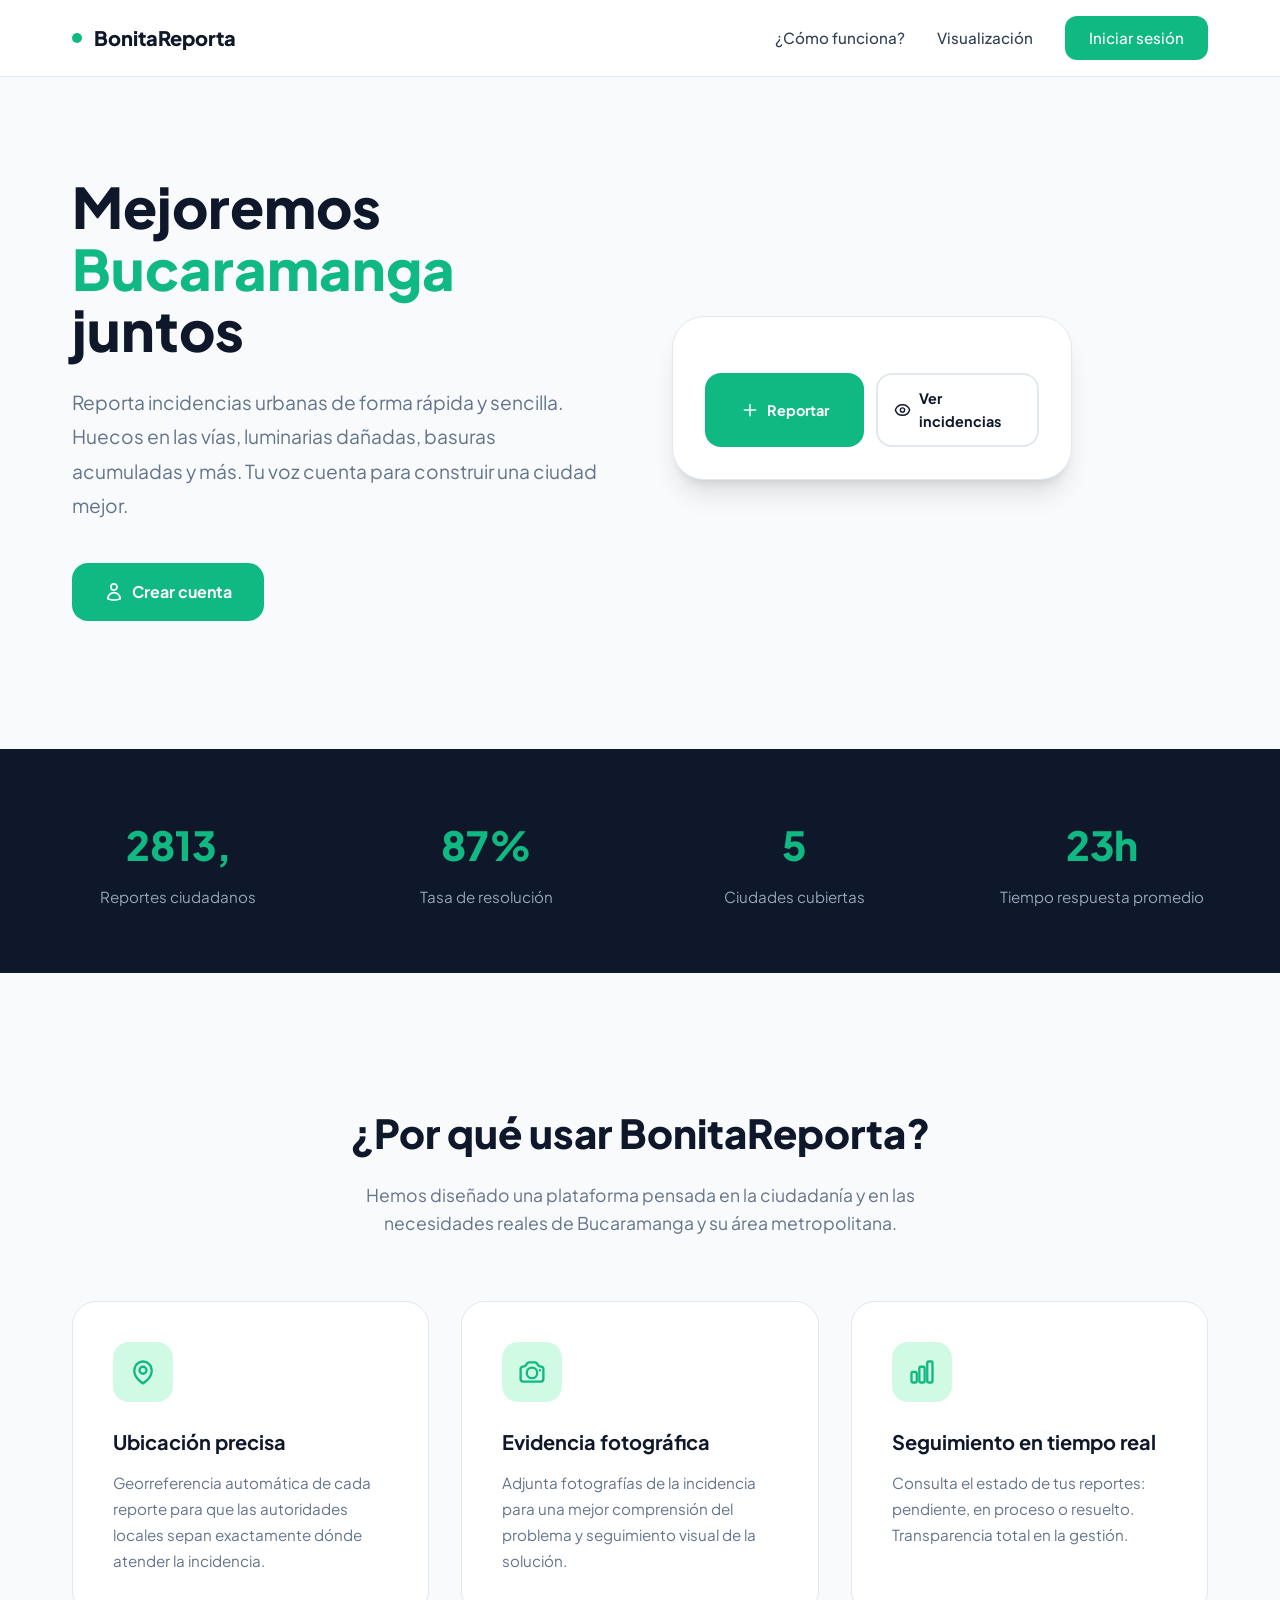
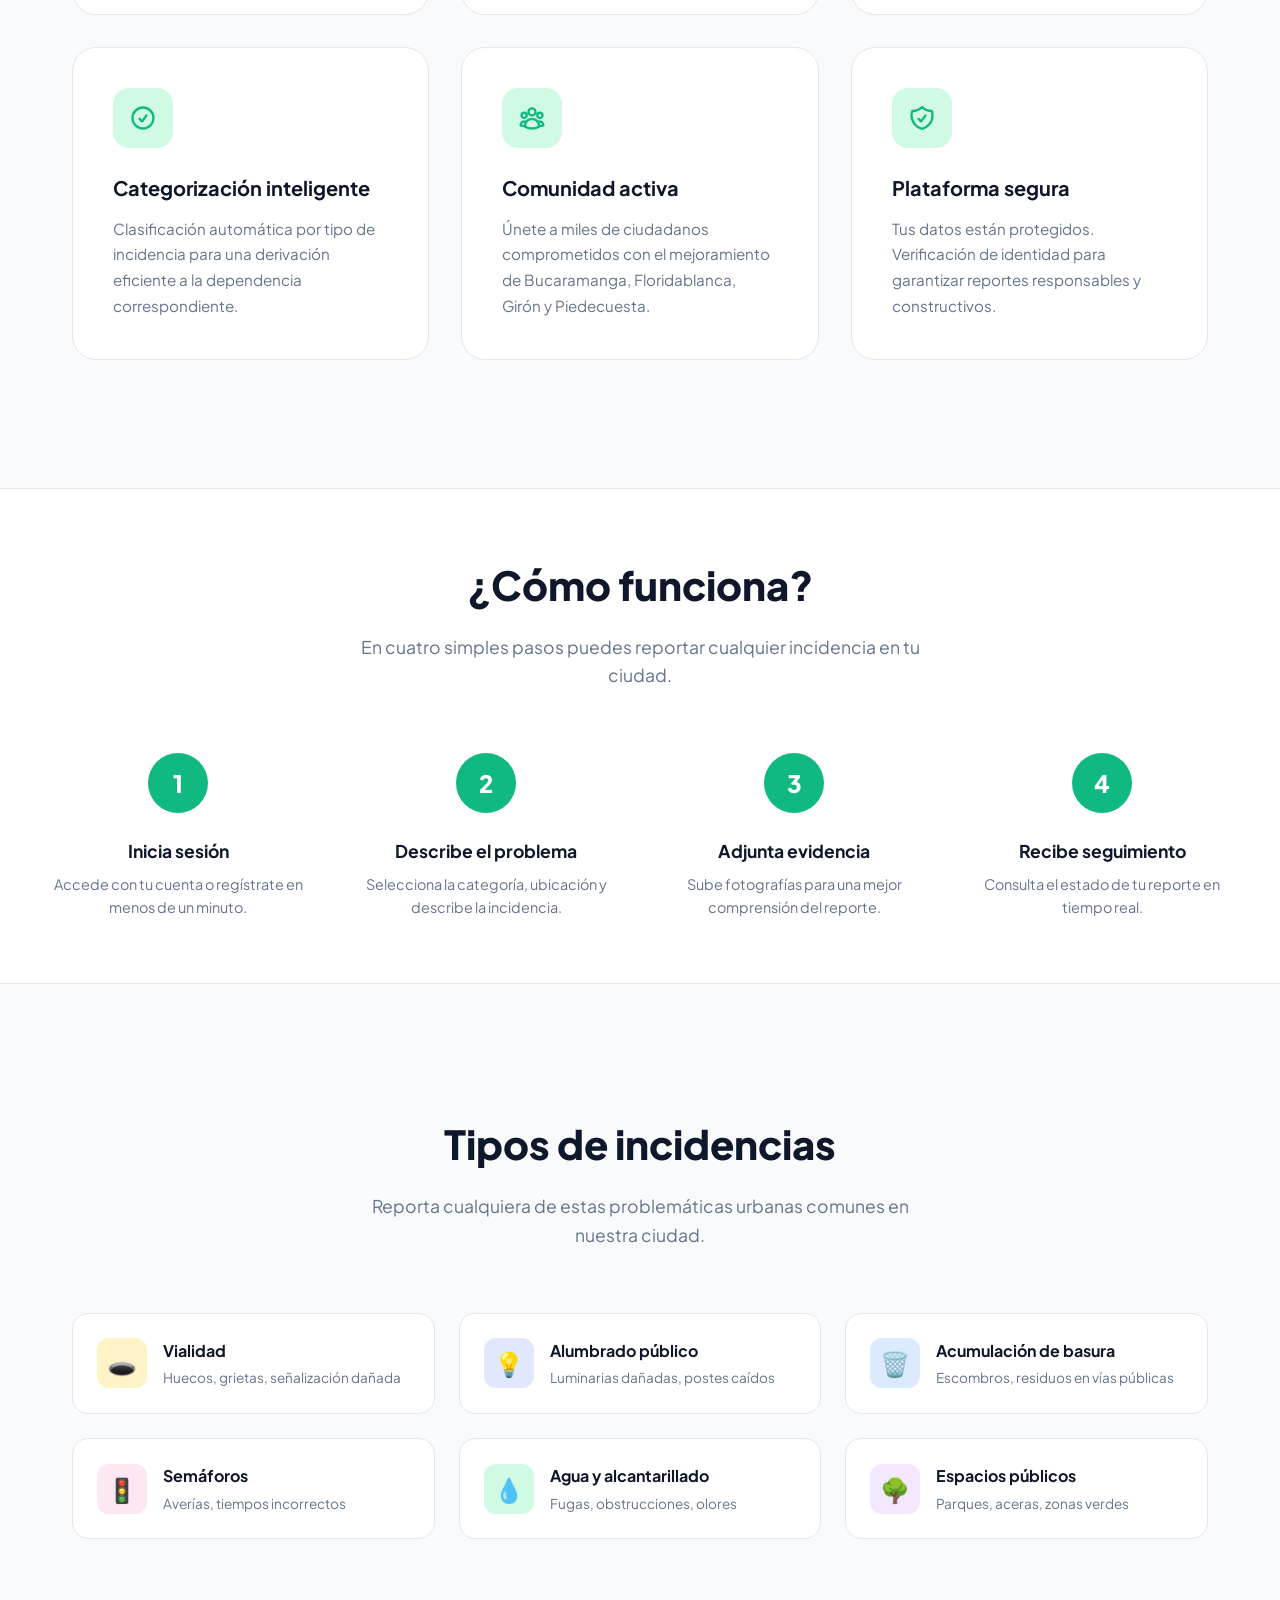
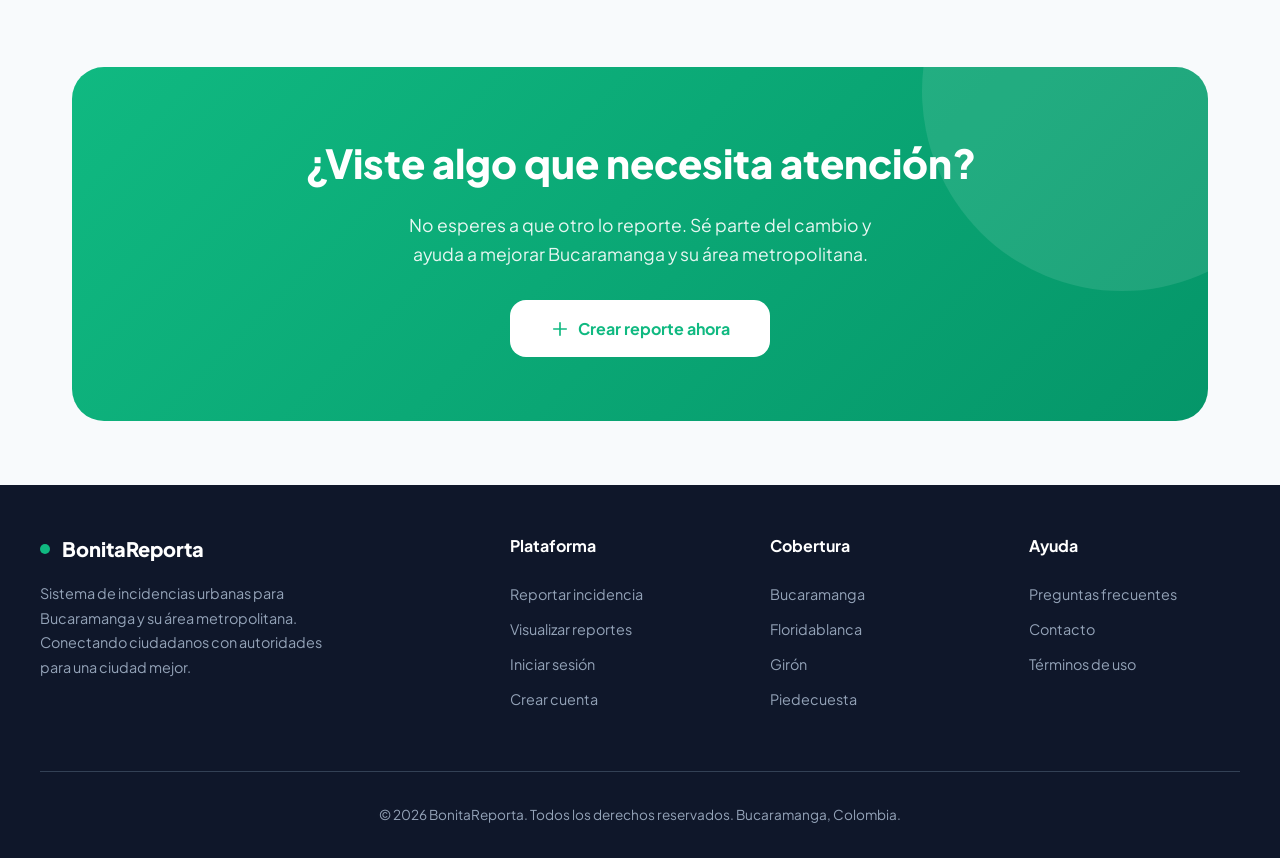
<file: presentacion/index.html>
<!DOCTYPE html>
<html lang="es">
<head>
    <meta charset="UTF-8">
    <meta name="viewport" content="width=device-width, initial-scale=1.0">
    <title>BonitaReporta — Sistema de Incidencias Urbanas</title>
    <link rel="preconnect" href="https://fonts.googleapis.com">
    <link href="https://fonts.googleapis.com/css2?family=Plus+Jakarta+Sans:wght@400;500;600;700;800&display=swap" rel="stylesheet">
    <link rel="stylesheet" href="index.css">
</head>
<body>

    <!-- ===== NAVEGACIÓN ===== -->
    <nav>
        <div class="nav-container">
            <a href="index.html" class="nav-brand">
                <span class="nav-dot"></span>
                BonitaReporta
            </a>
            <div class="nav-links">
                <a href="#funciona">¿Cómo funciona?</a>
                <a href="visualizacion.html">Visualización</a>
                <a href="inicioSesion/inicio.html" class="btn-nav">Iniciar sesión</a>
            </div>
        </div>
    </nav>

    <!-- ===== HERO ===== -->
    <section class="hero">
        <div class="hero-content">
            <h1>Mejoremos <span>Bucaramanga</span> juntos</h1>
            <p>Reporta incidencias urbanas de forma rápida y sencilla. Huecos en las vías, luminarias dañadas, basuras acumuladas y más. Tu voz cuenta para construir una ciudad mejor.</p>
            <div class="hero-buttons">
                <a href="crearCuenta/crear.html" class="btn-primary">
                    <svg width="20" height="20" fill="none" stroke="currentColor" stroke-width="2" viewBox="0 0 24 24">
                        <path stroke-linecap="round" stroke-linejoin="round" d="M15.75 6a3.75 3.75 0 11-7.5 0 3.75 3.75 0 017.5 0zM4.501 20.118a7.5 7.5 0 0114.998 0A17.933 17.933 0 0112 21.75c-2.676 0-5.216-.584-7.499-1.632z"/>
                    </svg>
                    Crear cuenta
                </a>
            </div>
        </div>

            <div class="hero-card">
        
                <div class="hero-card-actions">
                    <a href="formulario/formulario.html" class="btn-primary">
                        <svg width="18" height="18" fill="none" stroke="currentColor" stroke-width="2" viewBox="0 0 24 24">
                            <path stroke-linecap="round" stroke-linejoin="round" d="M12 4.5v15m7.5-7.5h-15"/>
                        </svg>
                        Reportar
                    </a>
                    <a href="VerIncidencias/ver_incidencias.html" class="btn-secondary">
                        <svg width="18" height="18" fill="none" stroke="currentColor" stroke-width="2" viewBox="0 0 24 24">
                            <path stroke-linecap="round" stroke-linejoin="round" d="M2.036 12.322a1.012 1.012 0 010-.639C3.423 7.51 7.36 4.5 12 4.5c4.638 0 8.573 3.007 9.963 7.178.07.207.07.431 0 .639C20.577 16.49 16.64 19.5 12 19.5c-4.638 0-8.573-3.007-9.963-7.178z"/>
                            <path stroke-linecap="round" stroke-linejoin="round" d="M15 12a3 3 0 11-6 0 3 3 0 016 0z"/>
                        </svg>
                        Ver incidencias
                    </a>
                </div>
            </div>
        </div>
    </section>

    <!-- ===== ESTADÍSTICAS ===== -->
    <section class="stats">
        <div class="stats-container">
            <div class="stat-item">
                <h3>2,847</h3>
                <p>Reportes ciudadanos</p>
            </div>
            <div class="stat-item">
                <h3>89%</h3>
                <p>Tasa de resolución</p>
            </div>
            <div class="stat-item">
                <h3>6</h3>
                <p>Ciudades cubiertas</p>
            </div>
            <div class="stat-item">
                <h3>24h</h3>
                <p>Tiempo respuesta promedio</p>
            </div>
        </div>
    </section>

    <!-- ===== CARACTERÍSTICAS ===== -->
    <section class="features">
        <div class="section-header">
            <h2>¿Por qué usar BonitaReporta?</h2>
            <p>Hemos diseñado una plataforma pensada en la ciudadanía y en las necesidades reales de Bucaramanga y su área metropolitana.</p>
        </div>

        <div class="features-grid">
            <div class="feature-card">
                <div class="feature-icon">
                    <svg width="28" height="28" fill="none" stroke="currentColor" stroke-width="2" viewBox="0 0 24 24">
                        <path stroke-linecap="round" stroke-linejoin="round" d="M15 10.5a3 3 0 11-6 0 3 3 0 016 0z"/>
                        <path stroke-linecap="round" stroke-linejoin="round" d="M19.5 10.5c0 7.142-7.5 11.25-7.5 11.25S4.5 17.642 4.5 10.5a7.5 7.5 0 1115 0z"/>
                    </svg>
                </div>
                <h3>Ubicación precisa</h3>
                <p>Georreferencia automática de cada reporte para que las autoridades locales sepan exactamente dónde atender la incidencia.</p>
            </div>

            <div class="feature-card">
                <div class="feature-icon">
                    <svg width="28" height="28" fill="none" stroke="currentColor" stroke-width="2" viewBox="0 0 24 24">
                        <path stroke-linecap="round" stroke-linejoin="round" d="M6.827 6.175A2.31 2.31 0 015.186 7.23c-.38.054-.757.112-1.134.175C2.999 7.58 2.25 8.507 2.25 9.574V18a2.25 2.25 0 002.25 2.25h15A2.25 2.25 0 0021.75 18V9.574c0-1.067-.75-1.994-1.802-2.169a47.865 47.865 0 00-1.134-.175 2.31 2.31 0 01-1.64-1.055l-.822-1.316a2.192 2.192 0 00-1.736-1.039 48.774 48.774 0 00-5.232 0 2.192 2.192 0 00-1.736 1.039l-.821 1.316z"/>
                        <path stroke-linecap="round" stroke-linejoin="round" d="M16.5 12.75a4.5 4.5 0 11-9 0 4.5 4.5 0 019 0zM18.75 10.5h.008v.008h-.008V10.5z"/>
                    </svg>
                </div>
                <h3>Evidencia fotográfica</h3>
                <p>Adjunta fotografías de la incidencia para una mejor comprensión del problema y seguimiento visual de la solución.</p>
            </div>

            <div class="feature-card">
                <div class="feature-icon">
                    <svg width="28" height="28" fill="none" stroke="currentColor" stroke-width="2" viewBox="0 0 24 24">
                        <path stroke-linecap="round" stroke-linejoin="round" d="M3 13.125C3 12.504 3.504 12 4.125 12h2.25c.621 0 1.125.504 1.125 1.125v6.75C7.5 20.496 6.996 21 6.375 21h-2.25A1.125 1.125 0 013 19.875v-6.75zM9.75 8.625c0-.621.504-1.125 1.125-1.125h2.25c.621 0 1.125.504 1.125 1.125v11.25c0 .621-.504 1.125-1.125 1.125h-2.25a1.125 1.125 0 01-1.125-1.125V8.625zM16.5 4.125c0-.621.504-1.125 1.125-1.125h2.25C20.496 3 21 3.504 21 4.125v15.75c0 .621-.504 1.125-1.125 1.125h-2.25a1.125 1.125 0 01-1.125-1.125V4.125z"/>
                    </svg>
                </div>
                <h3>Seguimiento en tiempo real</h3>
                <p>Consulta el estado de tus reportes: pendiente, en proceso o resuelto. Transparencia total en la gestión.</p>
            </div>

            <div class="feature-card">
                <div class="feature-icon">
                    <svg width="28" height="28" fill="none" stroke="currentColor" stroke-width="2" viewBox="0 0 24 24">
                        <path stroke-linecap="round" stroke-linejoin="round" d="M9 12.75L11.25 15 15 9.75M21 12a9 9 0 11-18 0 9 9 0 0118 0z"/>
                    </svg>
                </div>
                <h3>Categorización inteligente</h3>
                <p>Clasificación automática por tipo de incidencia para una derivación eficiente a la dependencia correspondiente.</p>
            </div>

            <div class="feature-card">
                <div class="feature-icon">
                    <svg width="28" height="28" fill="none" stroke="currentColor" stroke-width="2" viewBox="0 0 24 24">
                        <path stroke-linecap="round" stroke-linejoin="round" d="M18 18.72a9.094 9.094 0 003.741-.479 3 3 0 00-4.682-2.72m.94 3.198l.001.031c0 .225-.012.447-.037.666A11.944 11.944 0 0112 21c-2.17 0-4.207-.576-5.963-1.584A6.062 6.062 0 016 18.719m12 0a5.971 5.971 0 00-.941-3.197m0 0A5.995 5.995 0 0012 12.75a5.995 5.995 0 00-5.058 2.772m0 0a3 3 0 00-4.681 2.72 8.986 8.986 0 003.74.477m.94-3.197a5.971 5.971 0 00-.94 3.197M15 6.75a3 3 0 11-6 0 3 3 0 016 0zm6 3a2.25 2.25 0 11-4.5 0 2.25 2.25 0 014.5 0zm-13.5 0a2.25 2.25 0 11-4.5 0 2.25 2.25 0 014.5 0z"/>
                    </svg>
                </div>
                <h3>Comunidad activa</h3>
                <p>Únete a miles de ciudadanos comprometidos con el mejoramiento de Bucaramanga, Floridablanca, Girón y Piedecuesta.</p>
            </div>

            <div class="feature-card">
                <div class="feature-icon">
                    <svg width="28" height="28" fill="none" stroke="currentColor" stroke-width="2" viewBox="0 0 24 24">
                        <path stroke-linecap="round" stroke-linejoin="round" d="M9 12.75L11.25 15 15 9.75m-3-7.036A11.959 11.959 0 013.598 6 11.99 11.99 0 003 9.749c0 5.592 3.824 10.29 9 11.623 5.176-1.332 9-6.03 9-11.622 0-1.31-.21-2.571-.598-3.751h-.152c-3.196 0-6.1-1.248-8.25-3.285z"/>
                    </svg>
                </div>
                <h3>Plataforma segura</h3>
                <p>Tus datos están protegidos. Verificación de identidad para garantizar reportes responsables y constructivos.</p>
            </div>
        </div>
    </section>

    <!-- ===== CÓMO FUNCIONA ===== -->
    <section class="how-it-works" id="funciona">
        <div class="how-container">
            <div class="section-header">
                <h2>¿Cómo funciona?</h2>
                <p>En cuatro simples pasos puedes reportar cualquier incidencia en tu ciudad.</p>
            </div>

            <div class="steps">
                <div class="step">
                    <div class="step-number">1</div>
                    <h4>Inicia sesión</h4>
                    <p>Accede con tu cuenta o regístrate en menos de un minuto.</p>
                </div>
                <div class="step">
                    <div class="step-number">2</div>
                    <h4>Describe el problema</h4>
                    <p>Selecciona la categoría, ubicación y describe la incidencia.</p>
                </div>
                <div class="step">
                    <div class="step-number">3</div>
                    <h4>Adjunta evidencia</h4>
                    <p>Sube fotografías para una mejor comprensión del reporte.</p>
                </div>
                <div class="step">
                    <div class="step-number">4</div>
                    <h4>Recibe seguimiento</h4>
                    <p>Consulta el estado de tu reporte en tiempo real.</p>
                </div>
            </div>
        </div>
    </section>

    <!-- ===== TIPOS DE INCIDENCIAS ===== -->
    <section class="incidencias" id="incidencias">
        <div class="section-header">
            <h2>Tipos de incidencias</h2>
            <p>Reporta cualquiera de estas problemáticas urbanas comunes en nuestra ciudad.</p>
        </div>

        <div class="incidencias-grid">
            <div class="incidencia-card">
                <div class="incidencia-icon" style="background: #fef3c7;">🕳️</div>
                <div class="incidencia-info">
                    <h4>Vialidad</h4>
                    <p>Huecos, grietas, señalización dañada</p>
                </div>
            </div>

            <div class="incidencia-card">
                <div class="incidencia-icon" style="background: #e0e7ff;">💡</div>
                <div class="incidencia-info">
                    <h4>Alumbrado público</h4>
                    <p>Luminarias dañadas, postes caídos</p>
                </div>
            </div>

            <div class="incidencia-card">
                <div class="incidencia-icon" style="background: #dbeafe;">🗑️</div>
                <div class="incidencia-info">
                    <h4>Acumulación de basura</h4>
                    <p>Escombros, residuos en vías públicas</p>
                </div>
            </div>

            <div class="incidencia-card">
                <div class="incidencia-icon" style="background: #fce7f3;">🚦</div>
                <div class="incidencia-info">
                    <h4>Semáforos</h4>
                    <p>Averías, tiempos incorrectos</p>
                </div>
            </div>

            <div class="incidencia-card">
                <div class="incidencia-icon" style="background: #d1fae5;">💧</div>
                <div class="incidencia-info">
                    <h4>Agua y alcantarillado</h4>
                    <p>Fugas, obstrucciones, olores</p>
                </div>
            </div>

            <div class="incidencia-card">
                <div class="incidencia-icon" style="background: #f3e8ff;">🌳</div>
                <div class="incidencia-info">
                    <h4>Espacios públicos</h4>
                    <p>Parques, aceras, zonas verdes</p>
                </div>
            </div>
        </div>
    </section>

    <!-- ===== CTA ===== -->
    <section class="cta">
        <div class="cta-card">
            <h2>¿Viste algo que necesita atención?</h2>
            <p>No esperes a que otro lo reporte. Sé parte del cambio y ayuda a mejorar Bucaramanga y su área metropolitana.</p>
            <a href="formulario/formulario.html" class="btn-white">
                <svg width="20" height="20" fill="none" stroke="currentColor" stroke-width="2" viewBox="0 0 24 24">
                    <path stroke-linecap="round" stroke-linejoin="round" d="M12 4.5v15m7.5-7.5h-15"/>
                </svg>
                Crear reporte ahora
            </a>
        </div>
    </section>

    <!-- ===== FOOTER ===== -->
    <footer>
        <div class="footer-container">
            <div>
                <div class="footer-brand">
                    <span class="nav-dot"></span>
                    BonitaReporta
                </div>
                <p class="footer-desc">
                    Sistema de incidencias urbanas para Bucaramanga y su área metropolitana. Conectando ciudadanos con autoridades para una ciudad mejor.
                </p>
            </div>

            <div class="footer-col">
                <h4>Plataforma</h4>
                <a href="formulario/formulario.html">Reportar incidencia</a>
                <a href="visualizacion/visualizacion.html">Visualizar reportes</a>
                <a href="inicioSesion/inicio.html">Iniciar sesión</a>
                <a href="crearCuenta/crear.html">Crear cuenta</a>
            </div>

            <div class="footer-col">
                <h4>Cobertura</h4>
                <a>Bucaramanga</a>
                <a>Floridablanca</a>
                <a>Girón</a>
                <a>Piedecuesta</a>
            </div>

            <div class="footer-col">
                <h4>Ayuda</h4>
                <a href="#">Preguntas frecuentes</a>
                <a href="#">Contacto</a>
                <a href="#">Términos de uso</a>
            </div>
        </div>

        <div class="footer-bottom">
            © 2026 BonitaReporta. Todos los derechos reservados. Bucaramanga, Colombia.
        </div>
    </footer>

    <script src="index.js"></script>
</body>
</html>
</file>
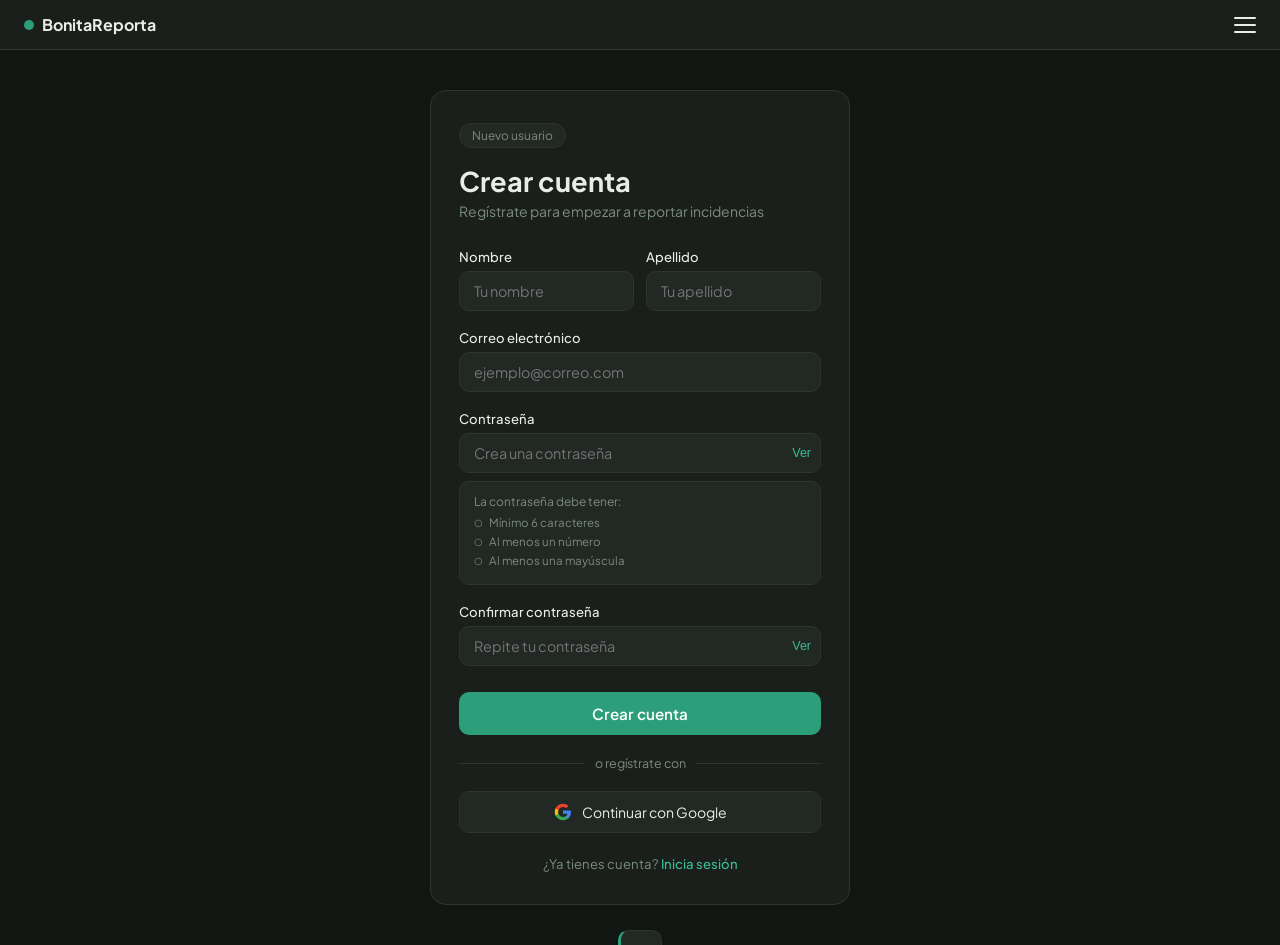
<file: presentacion/CrearCuenta/crear.html>
<!DOCTYPE html>
<html lang="es">
<head>
  <meta charset="UTF-8" />
  <meta name="viewport" content="width=device-width, initial-scale=1.0" />
  <title>BonitaReporta — Crear cuenta</title>
  <link rel="preconnect" href="https://fonts.googleapis.com" />
  <link href="https://fonts.googleapis.com/css2?family=Plus+Jakarta+Sans:wght@400;500;600;700&display=swap" rel="stylesheet" />
  <link rel="stylesheet" href="crear.css" />
<base target="_blank">
</head>
<body>

  <!-- NAVBAR -->
  <nav>
    <a class="nav-brand" href="../index.html">
      <span class="nav-dot"></span>
      BonitaReporta
    </a>
    <button class="nav-menu-btn" aria-label="Menú">
      <span></span><span></span><span></span>
    </button>
  </nav>

  <!-- MAIN -->
  <main>
    <div class="card">

      <span class="badge">Nuevo usuario</span>
      <h1>Crear cuenta</h1>
      <p class="subtitle">Regístrate para empezar a reportar incidencias</p>

      <div id="registerForm">

        <!-- Nombre y Apellido -->
        <div class="row-fields">
          <div class="field">
            <label for="nombre">Nombre</label>
            <input type="text" id="nombre" placeholder="Tu nombre" autocomplete="given-name" />
            <span class="field-error" id="nombreError">Ingresa tu nombre.</span>
          </div>
          <div class="field">
            <label for="apellido">Apellido</label>
            <input type="text" id="apellido" placeholder="Tu apellido" autocomplete="family-name" />
            <span class="field-error" id="apellidoError">Ingresa tu apellido.</span>
          </div>
        </div>

        <!-- Correo -->
        <div class="field">
          <label for="email">Correo electrónico</label>
          <input type="email" id="email" placeholder="ejemplo@correo.com" autocomplete="email" />
          <span class="field-error" id="emailError">Ingresa un correo válido.</span>
        </div>

        <!-- Contraseña -->
        <div class="field">
          <label for="password">Contraseña</label>
          <div class="pass-wrapper">
            <input type="password" id="password" placeholder="Crea una contraseña" autocomplete="new-password" />
            <button class="toggle-pass" id="togglePass" type="button">
              <span id="textoOjo">Ver</span>
            </button>
          </div>
          <span class="field-error" id="passError">La contraseña no cumple los requisitos.</span>
          <!-- Requisitos visuales -->
          <div class="pass-requirements" id="passReqs">
            <p>La contraseña debe tener:</p>
            <div class="req-item" id="reqLen">Mínimo 6 caracteres</div>
            <div class="req-item" id="reqNum">Al menos un número</div>
            <div class="req-item" id="reqMay">Al menos una mayúscula</div>
          </div>
        </div>

        <!-- Confirmar contraseña -->
        <div class="field">
          <label for="confirmPassword">Confirmar contraseña</label>
          <div class="pass-wrapper">
            <input type="password" id="confirmPassword" placeholder="Repite tu contraseña" autocomplete="new-password" />
            <button class="toggle-pass" id="toggleConfirmPass" type="button">
              <span id="textoOjoConfirm">Ver</span>
            </button>
          </div>
          <span class="field-error" id="confirmError">Las contraseñas no coinciden.</span>
        </div>

        <!-- Botón crear cuenta -->
        <button class="btn-primary" id="btnCrear" type="button">Crear cuenta</button>

        <div class="divider">o regístrate con</div>

        <!-- Botón Google -->
        <button class="btn-google" type="button" id="btnGoogle">
          <svg class="google-icon" viewBox="0 0 24 24" xmlns="http://www.w3.org/2000/svg">
            <path d="M22.56 12.25c0-.78-.07-1.53-.2-2.25H12v4.26h5.92c-.26 1.37-1.04 2.53-2.21 3.31v2.77h3.57c2.08-1.92 3.28-4.74 3.28-8.09z" fill="#4285F4"/>
            <path d="M12 23c2.97 0 5.46-.98 7.28-2.66l-3.57-2.77c-.98.66-2.23 1.06-3.71 1.06-2.86 0-5.29-1.93-6.16-4.53H2.18v2.84C3.99 20.53 7.7 23 12 23z" fill="#34A853"/>
            <path d="M5.84 14.09c-.22-.66-.35-1.36-.35-2.09s.13-1.43.35-2.09V7.07H2.18C1.43 8.55 1 10.22 1 12s.43 3.45 1.18 4.93l2.85-2.22.81-.62z" fill="#FBBC05"/>
            <path d="M12 5.38c1.62 0 3.06.56 4.21 1.64l3.15-3.15C17.45 2.09 14.97 1 12 1 7.7 1 3.99 3.47 2.18 7.07l3.66 2.84c.87-2.6 3.3-4.53 6.16-4.53z" fill="#EA4335"/>
          </svg>
          Continuar con Google
        </button>

      </div>

      <!-- Enlace a iniciar sesión -->
      <p class="card-footer">
        ¿Ya tienes cuenta? <a href="../InicioSesion/inicio.html">Inicia sesión</a>
      </p>

    </div>
  </main>

  <!-- TOAST -->
  <div class="toast" id="toast"></div>

  <script src="crear.js"></script>
</body>
</html>
</file>
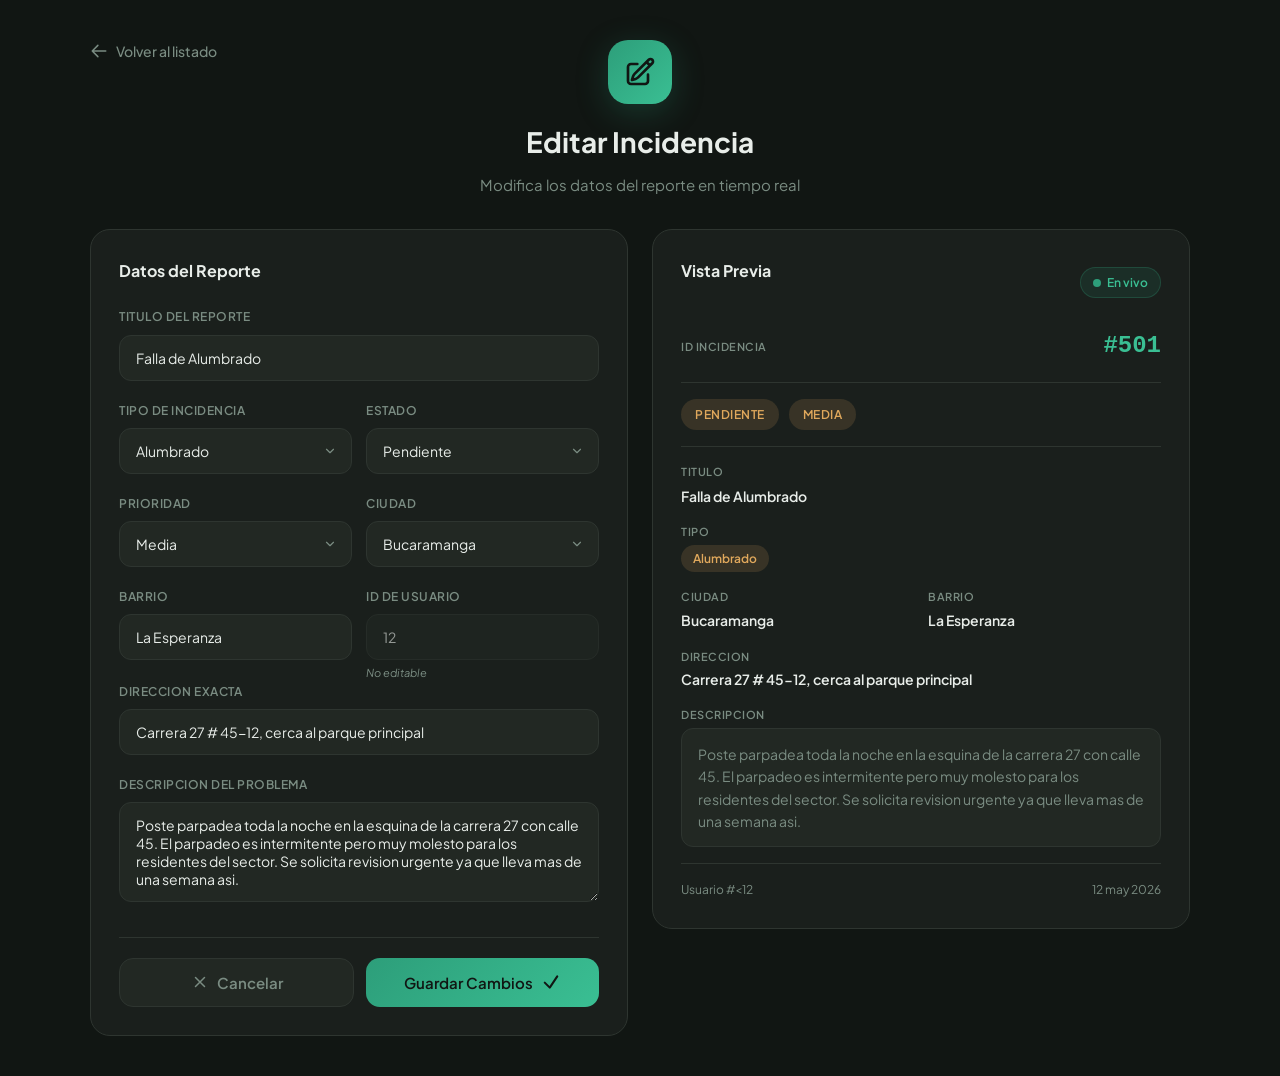
<file: presentacion/editarIncidencias/editarIncidencias.html>
<!DOCTYPE html>
<html lang="es">
<head>
    <meta charset="UTF-8">
    <meta name="viewport" content="width=device-width, initial-scale=1.0">
    <title>BonitaReporta - Editar Incidencia</title>
    <link href="https://fonts.googleapis.com/css2?family=Plus+Jakarta+Sans:wght@400;500;600;700&display=swap" rel="stylesheet">
    <link rel="stylesheet" href="editarIncidencias.css">
<base target="_blank">
</head>
<body>
    <div class="container">
        <!-- Header -->
        <div class="header">
            <a href="../VerIncidencias/ver_incidencias.html" class="back-link">
                <svg xmlns="http://www.w3.org/2000/svg" fill="none" viewBox="0 0 24 24" stroke-width="2" stroke="currentColor">
                    <path stroke-linecap="round" stroke-linejoin="round" d="M10.5 19.5L3 12m0 0l7.5-7.5M3 12h18" />
                </svg>
                Volver al listado
            </a>
            <div class="header-icon">
                <svg xmlns="http://www.w3.org/2000/svg" fill="none" viewBox="0 0 24 24" stroke-width="2" stroke="currentColor">
                    <path stroke-linecap="round" stroke-linejoin="round" d="M16.862 4.487l1.687-1.688a1.875 1.875 0 112.652 2.652L10.582 16.07a4.5 4.5 0 01-1.897 1.13L6 18l.8-2.685a4.5 4.5 0 011.13-1.897l8.932-8.931zm0 0L19.5 7.125M18 14v4.75A2.25 2.25 0 0115.75 21H5.25A2.25 2.25 0 013 18.75V8.25A2.25 2.25 0 015.25 6H10" />
                </svg>
            </div>
            <h1>Editar Incidencia</h1>
            <p class="subtitle">Modifica los datos del reporte en tiempo real</p>
        </div>

        <div class="editar-layout">
            <!-- COLUMNA IZQUIERDA: Formulario de edicion -->
            <div class="form-column">
                <div class="form-card">
                    <h2 class="section-title">Datos del Reporte</h2>

                    <form id="editarForm">
                        <div class="form-group">
                            <label for="titulo">Titulo del reporte</label>
                            <input type="text" id="titulo" name="titulo" required>
                            <span class="error-msg">Este campo es obligatorio</span>
                        </div>

                        <div class="row">
                            <div class="form-group">
                                <label for="tipo">Tipo de incidencia</label>
                                <select id="tipo" name="tipo" required>
                                    <option value="Alumbrado">Alumbrado</option>
                                    <option value="Vialidad">Vialidad</option>
                                    <option value="Basura">Basura</option>
                                    <option value="Agua">Agua</option>
                                    <option value="Seguridad">Seguridad</option>
                                    <option value="Otro">Otro</option>
                                </select>
                            </div>
                            <div class="form-group">
                                <label for="estado">Estado</label>
                                <select id="estado" name="estado" required>
                                    <option value="Pendiente">Pendiente</option>
                                    <option value="En Proceso">En Proceso</option>
                                    <option value="Resuelto">Resuelto</option>
                                </select>
                                <div class="resolucion-badge" id="resolucionBadge" style="display: none;">
                                    <svg xmlns="http://www.w3.org/2000/svg" fill="none" viewBox="0 0 24 24" stroke-width="2" stroke="currentColor">
                                        <path stroke-linecap="round" stroke-linejoin="round" d="M9 12.75L11.25 15 15 9.75M21 12a9 9 0 11-18 0 9 9 0 0118 0z" />
                                    </svg>
                                    <span>Se registrará fecha de resolución</span>
                                </div>
                            </div>
                        </div>

                        <div class="row">
                            <div class="form-group">
                                <label for="prioridad">Prioridad</label>
                                <select id="prioridad" name="prioridad" required>
                                    <option value="Baja">Baja</option>
                                    <option value="Media">Media</option>
                                    <option value="Alta">Alta</option>
                                </select>
                            </div>
                            <div class="form-group">
                                <label for="ciudad">Ciudad</label>
                                <select id="ciudad" name="ciudad" required>
                                    <option value="Bucaramanga">Bucaramanga</option>
                                    <option value="Floridablanca">Floridablanca</option>
                                    <option value="Giron">Giron</option>
                                    <option value="Piedecuesta">Piedecuesta</option>
                                </select>
                            </div>
                        </div>

                        <div class="row">
                            <div class="form-group">
                                <label for="barrio">Barrio</label>
                                <input type="text" id="barrio" name="barrio" required>
                                <span class="error-msg">Ingresa el barrio</span>
                            </div>
                            <div class="form-group">
                                <label for="usuario_id">ID de Usuario</label>
                                <input type="number" id="usuario_id" name="usuario_id" readonly>
                                <span class="hint">No editable</span>
                            </div>
                        </div>

                        <div class="form-group">
                            <label for="direccion">Direccion exacta</label>
                            <input type="text" id="direccion" name="direccion" required>
                            <span class="error-msg">Ingresa una direccion valida</span>
                        </div>

                        <div class="form-group">
                            <label for="descripcion">Descripcion del problema</label>
                            <textarea id="descripcion" name="descripcion" required></textarea>
                            <span class="error-msg">La descripcion es obligatoria</span>
                        </div>

                        <!-- UNA SOLA VARIABLE PARA FECHA/HORA DE RESOLUCIÓN -->
                        <input type="hidden" id="fecha_hora_resolucion" name="fecha_hora_resolucion">

                        <div class="form-actions">
                            <button type="button" class="btn-cancelar" id="btnCancelar">
                                <svg xmlns="http://www.w3.org/2000/svg" fill="none" viewBox="0 0 24 24" stroke-width="2" stroke="currentColor">
                                    <path stroke-linecap="round" stroke-linejoin="round" d="M6 18L18 6M6 6l12 12" />
                                </svg>
                                Cancelar
                            </button>
                            <button type="submit" class="btn-guardar" id="btnGuardar">
                                <span class="btn-text">Guardar Cambios</span>
                                <svg xmlns="http://www.w3.org/2000/svg" fill="none" viewBox="0 0 24 24" stroke-width="2.5" stroke="currentColor">
                                    <path stroke-linecap="round" stroke-linejoin="round" d="M4.5 12.75l6 6 9-13.5" />
                                </svg>
                                <div class="spinner"></div>
                            </button>
                        </div>
                    </form>
                </div>
            </div>

            <!-- COLUMNA DERECHA: Vista previa en tiempo real -->
            <div class="preview-column">
                <div class="preview-card">
                    <div class="preview-header">
                        <h2 class="section-title">Vista Previa</h2>
                        <span class="live-badge">
                            <span class="live-dot"></span>
                            En vivo
                        </span>
                    </div>

                    <div class="preview-content">
                        <div class="preview-id-section">
                            <span class="preview-label">ID Incidencia</span>
                            <span class="preview-id" id="previewId">#501</span>
                        </div>

                        <div class="preview-badges">
                            <span class="preview-badge-estado" id="previewEstado">Pendiente</span>
                            <span class="preview-badge-prioridad" id="previewPrioridad">Media</span>
                        </div>

                        <div class="preview-divider"></div>

                        <div class="preview-field">
                            <span class="preview-label">Titulo</span>
                            <span class="preview-valor" id="previewTitulo">Falla de Alumbrado</span>
                        </div>

                        <div class="preview-field">
                            <span class="preview-label">Tipo</span>
                            <span class="preview-valor">
                                <span class="preview-tag" id="previewTipo">Alumbrado</span>
                            </span>
                        </div>

                        <div class="preview-row">
                            <div class="preview-field">
                                <span class="preview-label">Ciudad</span>
                                <span class="preview-valor" id="previewCiudad">Bucaramanga</span>
                            </div>
                            <div class="preview-field">
                                <span class="preview-label">Barrio</span>
                                <span class="preview-valor" id="previewBarrio">La Esperanza</span>
                            </div>
                        </div>

                        <div class="preview-field">
                            <span class="preview-label">Direccion</span>
                            <span class="preview-valor direccion" id="previewDireccion">Carrera 27 # 45-12, cerca al parque principal</span>
                        </div>

                        <div class="preview-field">
                            <span class="preview-label">Descripcion</span>
                            <p class="preview-descripcion" id="previewDescripcion">Poste parpadea toda la noche...</p>
                        </div>

                        <div class="preview-divider"></div>

                        <!-- UNA SOLA VARIABLE EN VISTA PREVIA -->
                        <div class="preview-resolucion" id="previewResolucion" style="display: none;">
                            <div class="preview-field">
                                <span class="preview-label">Fecha y hora de resolución</span>
                                <span class="preview-valor resuelto-fecha" id="previewFechaHoraResolucion">--</span>
                            </div>
                            <div class="preview-divider"></div>
                        </div>

                        <div class="preview-meta">
                            <span>Usuario #<<span id="previewUsuario">12</span></span>
                            <span id="previewFecha">12 may 2026</span>
                        </div>
                    </div>
                </div>

                <!-- Indicador de cambios -->
                <div class="cambios-indicator" id="cambiosIndicator">
                    <svg xmlns="http://www.w3.org/2000/svg" fill="none" viewBox="0 0 24 24" stroke-width="2" stroke="currentColor">
                        <path stroke-linecap="round" stroke-linejoin="round" d="M12 9v3.75m-9.303 3.376c-.866 1.5.217 3.374 1.948 3.374h14.71c1.73 0 2.813-1.874 1.948-3.374L13.949 3.378c-.866-1.5-3.032-1.5-3.898 0L2.697 16.126zM12 15.75h.007v.008H12v-.008z" />
                    </svg>
                    <span>Hay cambios sin guardar</span>
                </div>
            </div>
        </div>
    </div>

    <!-- Modal de confirmacion -->
    <div class="modal-overlay" id="modalConfirmar">
        <div class="modal-card">
            <div class="modal-icon">
                <svg xmlns="http://www.w3.org/2000/svg" fill="none" viewBox="0 0 24 24" stroke-width="2" stroke="currentColor">
                    <path stroke-linecap="round" stroke-linejoin="round" d="M9 12.75L11.25 15 15 9.75M21 12a9 9 0 11-18 0 9 9 0 0118 0z" />
                </svg>
            </div>
            <h3>Confirmar Cambios</h3>
            <p>Estas a punto de guardar los cambios en la incidencia <strong id="confirmarId">#501</strong>. Revisa la vista previa antes de continuar.</p>

            <div class="resumen-cambios" id="resumenCambios">
                <!-- Se llena dinamicamente con los cambios realizados -->
            </div>

            <div class="resolucion-aviso" id="resolucionAviso" style="display: none;">
                <svg xmlns="http://www.w3.org/2000/svg" fill="none" viewBox="0 0 24 24" stroke-width="2" stroke="currentColor">
                    <path stroke-linecap="round" stroke-linejoin="round" d="M9 12.75L11.25 15 15 9.75M21 12a9 9 0 11-18 0 9 9 0 0118 0z" />
                </svg>
                <div>
                    <strong>Incidencia marcada como Resuelta</strong>
                    <span>Se registrará automáticamente la fecha y hora de resolución</span>
                </div>
            </div>

            <div class="modal-actions">
                <button class="btn-modal btn-cancelar" id="btnCancelarModal">Seguir Editando</button>
                <button class="btn-modal btn-confirmar" id="btnConfirmarGuardar">
                    <span class="btn-text">Confirmar y Guardar</span>
                    <div class="spinner-modal"></div>
                </button>
            </div>
        </div>
    </div>

    <!-- Toast -->
    <div class="toast" id="toast"></div>

    <script src="editarIncidencias.js"></script>
</body>
</html>
</file>
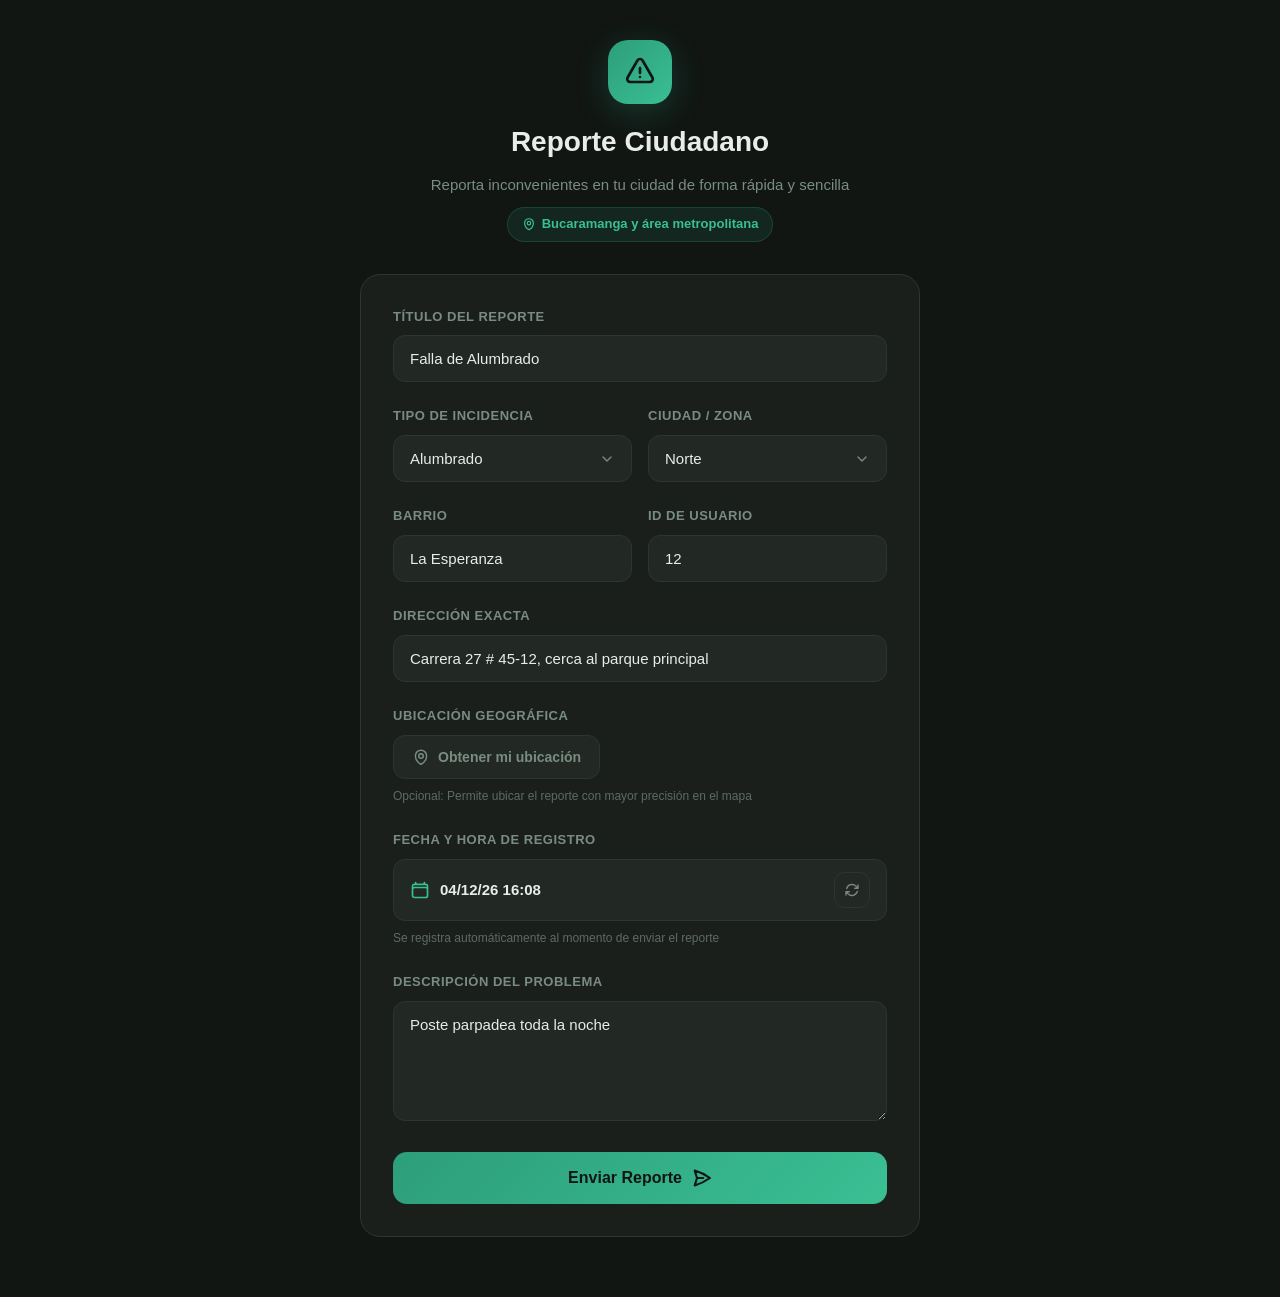
<file: presentacion/formulario/formulario.html>
<!DOCTYPE html>
<html lang="es">
<head>
    <meta charset="UTF-8">
    <meta name="viewport" content="width=device-width, initial-scale=1.0">
    <title>BonitaReporta - Reporte Ciudadano</title>
    <link rel="stylesheet" href="formulario.css">
</head>
<body>
    
    <div class="container">
        <!-- Header -->
        <div class="header">
            <div class="header-icon">
                <svg xmlns="http://www.w3.org/2000/svg" fill="none" viewBox="0 0 24 24" stroke-width="2" stroke="currentColor">
                    <path stroke-linecap="round" stroke-linejoin="round" d="M12 9v3.75m-9.303 3.376c-.866 1.5.217 3.374 1.948 3.374h14.71c1.73 0 2.813-1.874 1.948-3.374L13.949 3.378c-.866-1.5-3.032-1.5-3.898 0L2.697 16.126zM12 15.75h.007v.008H12v-.008z" />
                </svg>
            </div>
            <h1>Reporte Ciudadano</h1>
            <p class="subtitle">Reporta inconvenientes en tu ciudad de forma rápida y sencilla</p>
            <div class="city-badge">
                <svg xmlns="http://www.w3.org/2000/svg" fill="none" viewBox="0 0 24 24" stroke-width="2" stroke="currentColor">
                    <path stroke-linecap="round" stroke-linejoin="round" d="M15 10.5a3 3 0 11-6 0 3 3 0 016 0z" />
                    <path stroke-linecap="round" stroke-linejoin="round" d="M19.5 10.5c0 7.142-7.5 11.25-7.5 11.25S4.5 17.642 4.5 10.5a7.5 7.5 0 1115 0z" />
                </svg>
                Bucaramanga y área metropolitana
            </div>
        </div>

        <!-- Formulario -->
        <div class="form-card" id="formCard">
            <form id="reportForm">
                <div class="form-group">
                    <label for="titulo">Título del reporte</label>
                    <input type="text" id="titulo" name="titulo" placeholder="Ej: Falla de Alumbrado" required>
                    <span class="error-msg">Este campo es obligatorio</span>
                </div>

                <div class="row">
                    <div class="form-group">
                        <label for="tipo">Tipo de incidencia</label>
                        <select id="tipo" name="tipo" required>
                            <option value="" disabled selected>Selecciona...</option>
                            <option value="Alumbrado">Alumbrado</option>
                            <option value="Vialidad">Vialidad</option>
                            <option value="Basura">Basura</option>
                            <option value="Agua">Agua</option>
                            <option value="Seguridad">Seguridad</option>
                            <option value="Otro">Otro</option>
                        </select>
                        <span class="error-msg">Selecciona un tipo</span>
                    </div>
                    <div class="form-group">
                        <label for="zona">Ciudad / Zona</label>
                        <select id="zona" name="zona" required>
                            <option value="" disabled selected>Selecciona...</option>
                            <option value="Norte">Norte</option>
                            <option value="Sur">Sur</option>
                            <option value="Centro">Centro</option>
                            <option value="Oriente">Oriente</option>
                            <option value="Occidente">Occidente</option>
                            <option value="Floridablanca">Floridablanca</option>
                            <option value="Giron">Girón</option>
                            <option value="Piedecuesta">Piedecuesta</option>
                        </select>
                        <span class="error-msg">Selecciona una ciudad</span>
                    </div>
                </div>

                <div class="row">
                    <div class="form-group">
                        <label for="barrio">Barrio</label>
                        <input type="text" id="barrio" name="barrio" placeholder="Ej: La Esperanza" required>
                        <span class="error-msg">Ingresa el barrio</span>
                    </div>
                    <div class="form-group">
                        <label for="usuario_id">ID de Usuario</label>
                        <input type="number" id="usuario_id" name="usuario_id" placeholder="Ej: 12" required>
                        <span class="error-msg">ID requerido</span>
                    </div>
                </div>

                <div class="form-group">
                    <label for="direccion">Dirección exacta</label>
                    <input type="text" id="direccion" name="direccion" placeholder="Ej: Carrera 27 # 45-12, cerca al parque principal" required>
                    <span class="error-msg">Ingresa una dirección válida</span>
                </div>

                <!-- GEOLOCALIZACIÓN -->
                <div class="form-group geo-group">
                    <label>Ubicación geográfica</label>
                    <div class="geo-container">
                        <button type="button" class="btn-geo" id="btnGeo">
                            <svg xmlns="http://www.w3.org/2000/svg" fill="none" viewBox="0 0 24 24" stroke-width="2" stroke="currentColor">
                                <path stroke-linecap="round" stroke-linejoin="round" d="M15 10.5a3 3 0 11-6 0 3 3 0 016 0z" />
                                <path stroke-linecap="round" stroke-linejoin="round" d="M19.5 10.5c0 7.142-7.5 11.25-7.5 11.25S4.5 17.642 4.5 10.5a7.5 7.5 0 1115 0z" />
                            </svg>
                            <span class="btn-geo-text">Obtener mi ubicación</span>
                        </button>
                        <div class="geo-status" id="geoStatus"></div>
                    </div>
                    <div class="geo-coords" id="geoCoords" style="display: none;">
                        <div class="coord-item">
                            <span class="coord-label">Latitud</span>
                            <span class="coord-value" id="latValue">--</span>
                        </div>
                        <div class="coord-item">
                            <span class="coord-label">Longitud</span>
                            <span class="coord-value" id="lngValue">--</span>
                        </div>
                    </div>
                    <input type="hidden" id="latitud" name="latitud">
                    <input type="hidden" id="longitud" name="longitud">
                    <span class="geo-hint">Opcional: Permite ubicar el reporte con mayor precisión en el mapa</span>
                </div>

                <!-- FECHA Y HORA DE REGISTRO - UNA SOLA VARIABLE -->
                <div class="form-group datetime-group">
                    <label>Fecha y hora de registro</label>
                    <div class="datetime-display" id="datetimeDisplay">
                        <div class="datetime-item">
                            <svg xmlns="http://www.w3.org/2000/svg" fill="none" viewBox="0 0 24 24" stroke-width="2" stroke="currentColor">
                                <path stroke-linecap="round" stroke-linejoin="round" d="M6.75 3v2.25M17.25 3v2.25M3 18.75V7.5a2.25 2.25 0 012.25-2.25h13.5A2.25 2.25 0 0121 7.5v11.25m-18 0A2.25 2.25 0 005.25 21h13.5A2.25 2.25 0 0021 18.75m-18 0v-7.5A2.25 2.25 0 015.25 9h13.5A2.25 2.25 0 0121 11.25v7.5" />
                            </svg>
                            <span id="fechaHoraValor">--</span>
                        </div>
                        <button type="button" class="btn-refresh-datetime" id="btnRefreshDatetime" title="Actualizar fecha y hora">
                            <svg xmlns="http://www.w3.org/2000/svg" fill="none" viewBox="0 0 24 24" stroke-width="2" stroke="currentColor">
                                <path stroke-linecap="round" stroke-linejoin="round" d="M16.023 9.348h4.992v-.001M2.985 19.644v-4.992m0 0h4.992m-4.993 0l3.181 3.183a8.25 8.25 0 0013.803-3.7M4.031 9.865a8.25 8.25 0 0113.803-3.7l3.181 3.182m0-4.991v4.99" />
                            </svg>
                        </button>
                    </div>
                    <!-- UNA SOLA VARIABLE COMBINADA -->
                    <input type="hidden" id="fecha_hora_registro" name="fecha_hora_registro">
                    <span class="geo-hint">Se registra automáticamente al momento de enviar el reporte</span>
                </div>

                <div class="form-group">
                    <label for="descripcion">Descripción del problema</label>
                    <textarea id="descripcion" name="descripcion" placeholder="Describe detalladamente el inconveniente..." required></textarea>
                    <span class="error-msg">La descripción es obligatoria</span>
                </div>

                <button type="submit" class="btn-submit" id="btnSubmit">
                    <span class="btn-text">Enviar Reporte</span>
                    <svg xmlns="http://www.w3.org/2000/svg" fill="none" viewBox="0 0 24 24" stroke-width="2.5" stroke="currentColor">
                        <path stroke-linecap="round" stroke-linejoin="round" d="M6 12L3.269 3.126A59.768 59.768 0 0121.485 12 59.77 59.77 0 013.27 20.876L5.999 12zm0 0h7.5" />
                    </svg>
                    <div class="spinner"></div>
                </button>
            </form>
        </div>

        <!-- Respuesta / Ticket -->
        <div class="response-card" id="responseCard">
            <div class="response-header">
                <div class="success-icon">
                    <svg xmlns="http://www.w3.org/2000/svg" fill="none" viewBox="0 0 24 24" stroke-width="2.5" stroke="currentColor">
                        <path stroke-linecap="round" stroke-linejoin="round" d="M4.5 12.75l6 6 9-13.5" />
                    </svg>
                </div>
                <h2>¡Reporte enviado con éxito!</h2>
                <div class="ticket-id" id="ticketId">Incidencia #501</div>
            </div>

            <div class="status-grid">
                <div class="status-item">
                    <div class="label">Estado</div>
                    <div class="value estado-value" id="estadoValue">Pendiente</div>
                </div>
                <div class="status-item">
                    <div class="label">Prioridad</div>
                    <div class="value prioridad-media" id="prioridadValue">Media</div>
                </div>
            </div>

            <div class="report-summary">
                <h3>Resumen del reporte</h3>
                <div class="summary-row">
                    <span class="key">Título</span>
                    <span class="val" id="sumTitulo">Falla de Alumbrado</span>
                </div>
                <div class="summary-row">
                    <span class="key">Tipo</span>
                    <span class="val"><span class="tag-tipo" id="sumTipo">Alumbrado</span></span>
                </div>
                <div class="summary-row">
                    <span class="key">Ciudad / Barrio</span>
                    <span class="val" id="sumZona">Bucaramanga / La Esperanza</span>
                </div>
                <div class="summary-row">
                    <span class="key">Dirección</span>
                    <span class="val" id="sumDireccion">Carrera 27 # 45-12</span>
                </div>
                <div class="summary-row" id="sumGeoRow" style="display: none;">
                    <span class="key">Coordenadas</span>
                    <span class="val" id="sumGeo">--</span>
                </div>
                <!-- UNA SOLA VARIABLE EN EL RESUMEN -->
                <div class="summary-row">
                    <span class="key">Fecha y hora de registro</span>
                    <span class="val" id="sumFechaHora">--</span>
                </div>
                <div class="summary-row">
                    <span class="key">Descripción</span>
                    <span class="val" id="sumDescripcion">Poste parpadea toda la noche</span>
                </div>
            </div>

            <button class="btn-new" id="btnNew">Enviar otro reporte</button>
            
            <a href="../index.html" class="btn-home">Volver al Inicio</a>
        </div>
    </div>

    <script src="formulario.js"></script>
</body>
</html>
</file>
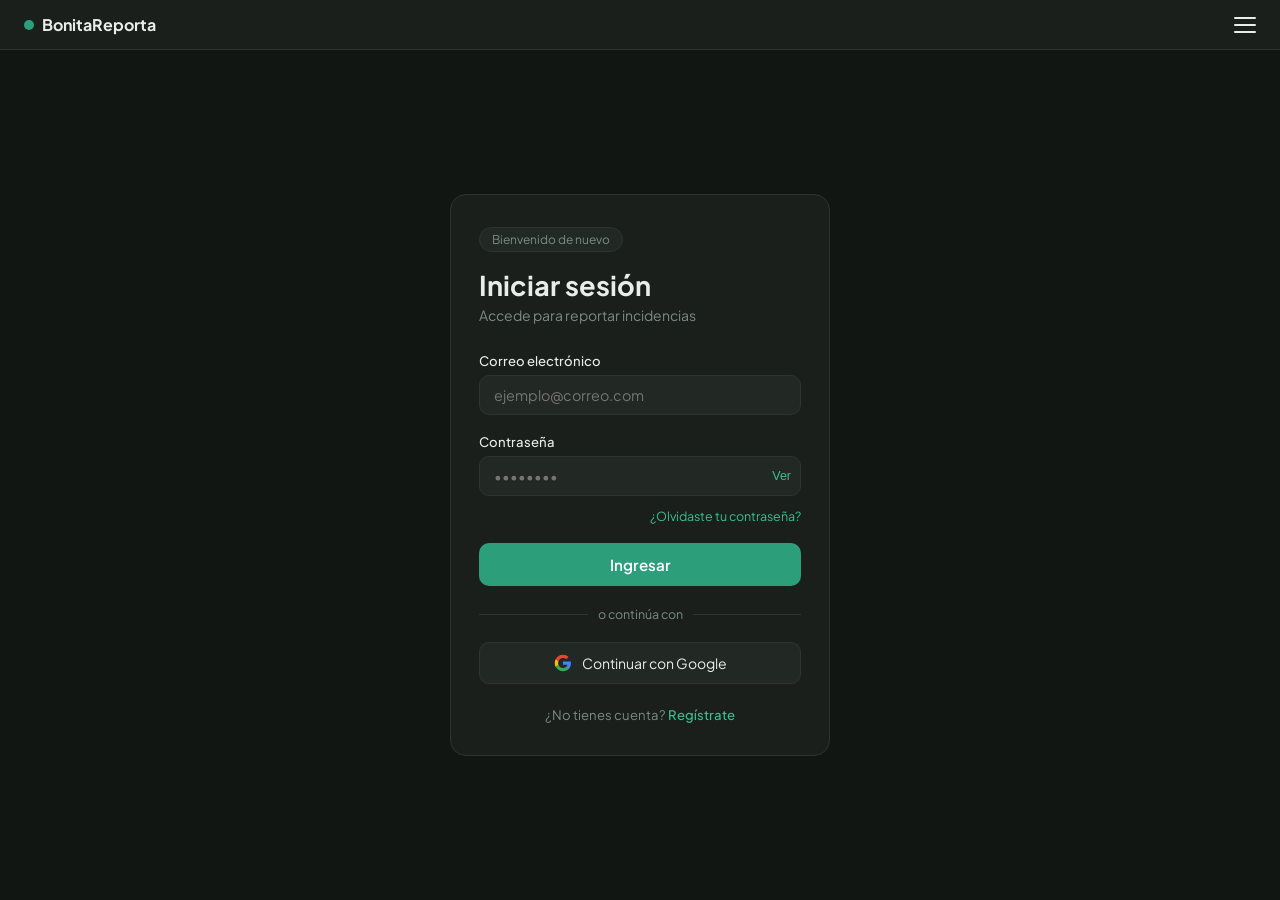
<file: presentacion/InicioSesion/inicio.html>
<!DOCTYPE html>
<html lang="es">
<head>
  <meta charset="UTF-8" />
  <meta name="viewport" content="width=device-width, initial-scale=1.0" />
  <title>BonitaReporta — Iniciar sesión</title>
  <link rel="preconnect" href="https://fonts.googleapis.com" />
  <link href="https://fonts.googleapis.com/css2?family=Plus+Jakarta+Sans:wght@400;500;600;700&display=swap" rel="stylesheet" />
  <link rel="stylesheet" href="inicio.css" /> <!-- Estilos del módulo -->
</head>
<body>

  <!-- NAVBAR: logo + botón de menú -->
  <nav>
    <a class="nav-brand" href="../index.html">
      <span class="nav-dot"></span> <!-- Punto verde animado -->
      BonitaReporta
    </a>
    <button class="nav-menu-btn" aria-label="Menú">
      <span></span><span></span><span></span> <!-- 3 rayas del menú -->
    </button>
  </nav>

  <!-- MAIN: centra la tarjeta en pantalla -->
  <main>
    <div class="card">

      <span class="badge">Bienvenido de nuevo</span>
      <h1>Iniciar sesión</h1>
      <p class="subtitle">Accede para reportar incidencias</p>

      <!-- FORMULARIO: campos de correo, contraseña y botones -->
      <div id="loginForm">

        <!-- Campo correo | id usado por JS para leer el valor -->
        <div class="field">
          <label for="email">Correo electrónico</label>
          <input type="email" id="email" placeholder="ejemplo@correo.com" autocomplete="email" />
          <span class="field-error" id="emailError">Ingresa un correo válido.</span> <!-- Error oculto -->
        </div>

        <!-- Campo contraseña | pass-wrapper posiciona el botón Ver/Ocultar dentro -->
        <div class="field">
          <label for="password">Contraseña</label>
          <div class="pass-wrapper">
            <input type="password" id="password" placeholder="••••••••" autocomplete="current-password" />
            <button class="toggle-pass" id="togglePass" type="button">
              <span id="textoOjo">Ver</span> <!-- JS cambia este texto -->
            </button>
          </div>
          <span class="field-error" id="passError">Mínimo 6 caracteres.</span> <!-- Error oculto -->
        </div>

        <!-- Enlace recuperar contraseña (sin funcionalidad aún) -->
        <div class="forgot-row">
          <a href="#">¿Olvidaste tu contraseña?</a>
        </div>

        <!-- Botón principal | JS escucha el clic con id="btnLogin" -->
        <button class="btn-primary" id="btnLogin" type="button">Ingresar</button>

        <div class="divider">o continúa con</div>

        <!-- Botón Google | JS muestra un toast de "próximamente" -->
        <button class="btn-google" type="button" id="btnGoogle">
          <svg class="google-icon" viewBox="0 0 24 24" xmlns="http://www.w3.org/2000/svg">
            <path d="M22.56 12.25c0-.78-.07-1.53-.2-2.25H12v4.26h5.92c-.26 1.37-1.04 2.53-2.21 3.31v2.77h3.57c2.08-1.92 3.28-4.74 3.28-8.09z" fill="#4285F4"/>
            <path d="M12 23c2.97 0 5.46-.98 7.28-2.66l-3.57-2.77c-.98.66-2.23 1.06-3.71 1.06-2.86 0-5.29-1.93-6.16-4.53H2.18v2.84C3.99 20.53 7.7 23 12 23z" fill="#34A853"/>
            <path d="M5.84 14.09c-.22-.66-.35-1.36-.35-2.09s.13-1.43.35-2.09V7.07H2.18C1.43 8.55 1 10.22 1 12s.43 3.45 1.18 4.93l2.85-2.22.81-.62z" fill="#FBBC05"/>
            <path d="M12 5.38c1.62 0 3.06.56 4.21 1.64l3.15-3.15C17.45 2.09 14.97 1 12 1 7.7 1 3.99 3.47 2.18 7.07l3.66 2.84c.87-2.6 3.3-4.53 6.16-4.53z" fill="#EA4335"/>
          </svg>
          Continuar con Google
        </button>

      </div>

      <!-- Enlace a registro -->
      <p class="card-footer">
        ¿No tienes cuenta? <a href="../CrearCuenta/crear.html">Regístrate</a>
      </p>

    </div>
  </main>

  <!-- TOAST: notificación flotante, controlada desde JS -->
  <div class="toast" id="toast"></div>

  <!-- JS al final del body para que el HTML ya esté cargado -->
  <script src="inicio.js"></script>

</body>
</html>
</file>
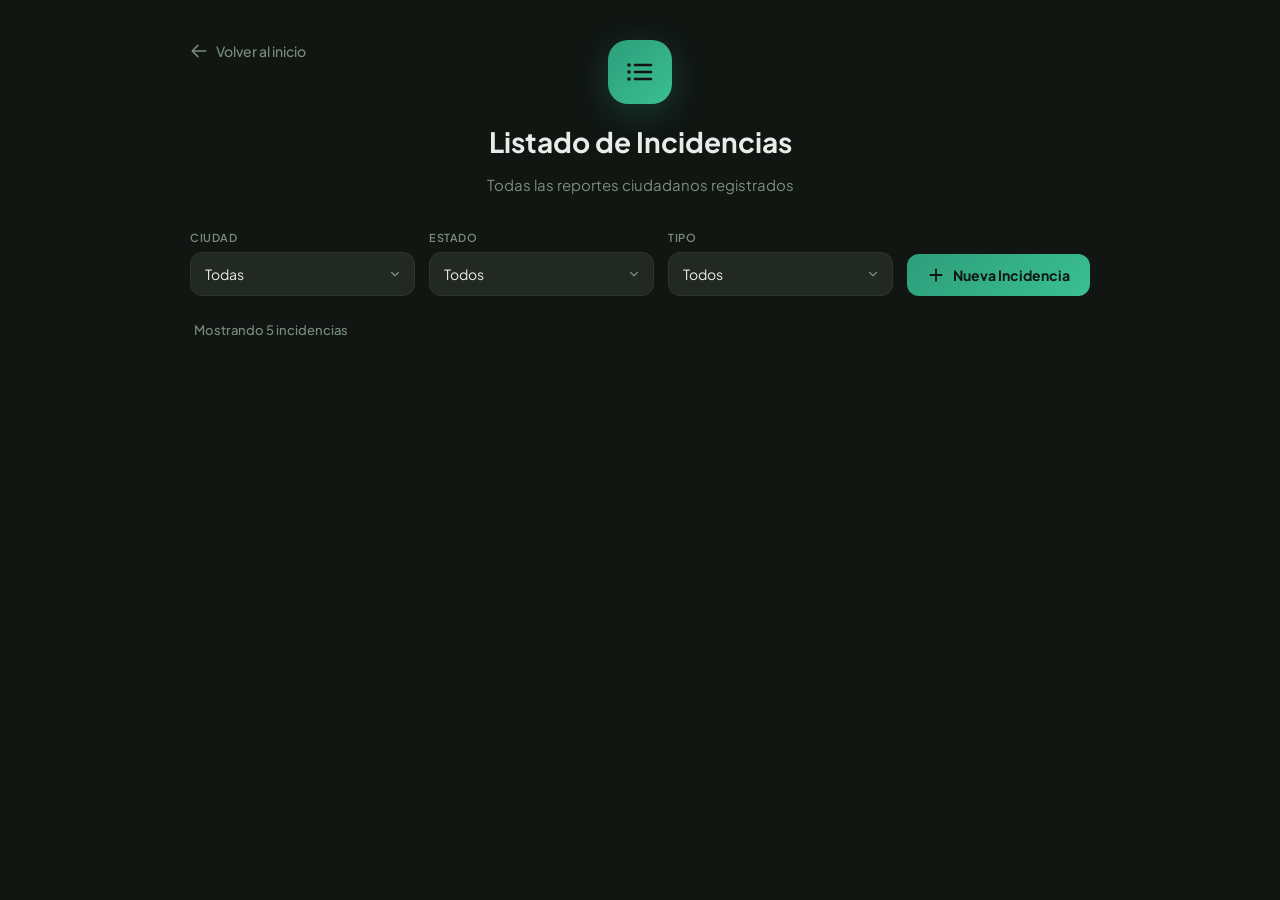
<file: presentacion/VerIncidencias/ver_incidencias.html>
<!DOCTYPE html>
<html lang="es">
<head>
    <meta charset="UTF-8">
    <meta name="viewport" content="width=device-width, initial-scale=1.0">
    <title>BonitaReporta - Listado de Incidencias</title>
    <link href="https://fonts.googleapis.com/css2?family=Plus+Jakarta+Sans:wght@400;500;600;700&display=swap" rel="stylesheet">
    <link rel="stylesheet" href="ver_incidencias.css">
<base target="_blank">
</head>
<body>
    <div class="container">
        <!-- Header -->
        <div class="header">
            <a href="../index.html" class="back-link">
                <svg xmlns="http://www.w3.org/2000/svg" fill="none" viewBox="0 0 24 24" stroke-width="2" stroke="currentColor">
                    <path stroke-linecap="round" stroke-linejoin="round" d="M10.5 19.5L3 12m0 0l7.5-7.5M3 12h18" />
                </svg>
                Volver al inicio
            </a>
            <div class="header-icon">
                <svg xmlns="http://www.w3.org/2000/svg" fill="none" viewBox="0 0 24 24" stroke-width="2" stroke="currentColor">
                    <path stroke-linecap="round" stroke-linejoin="round" d="M8.25 6.75h12M8.25 12h12m-12 5.25h12M3.75 6.75h.007v.008H3.75V6.75zm.375 0a.375.375 0 11-.75 0 .375.375 0 01.75 0zM3.75 12h.007v.008H3.75V12zm.375 0a.375.375 0 11-.75 0 .375.375 0 01.75 0zm-.375 5.25h.007v.008H3.75v-.008zm.375 0a.375.375 0 11-.75 0 .375.375 0 01.75 0z" />
                </svg>
            </div>
            <h1>Listado de Incidencias</h1>
            <p class="subtitle">Todas las reportes ciudadanos registrados</p>
        </div>

        <!-- Filtros -->
        <div class="filtros-bar">
            <div class="filtro-grupo">
                <label for="filtroCiudad">Ciudad</label>
                <select id="filtroCiudad">
                    <option value="">Todas</option>
                    <option value="Bucaramanga">Bucaramanga</option>
                    <option value="Floridablanca">Floridablanca</option>
                    <option value="Giron">Giron</option>
                    <option value="Piedecuesta">Piedecuesta</option>
                </select>
            </div>
            <div class="filtro-grupo">
                <label for="filtroEstado">Estado</label>
                <select id="filtroEstado">
                    <option value="">Todos</option>
                    <option value="Pendiente">Pendiente</option>
                    <option value="En Proceso">En Proceso</option>
                    <option value="Resuelto">Resuelto</option>
                </select>
            </div>
            <div class="filtro-grupo">
                <label for="filtroTipo">Tipo</label>
                <select id="filtroTipo">
                    <option value="">Todos</option>
                    <option value="Alumbrado">Alumbrado</option>
                    <option value="Vialidad">Vialidad</option>
                    <option value="Basura">Basura</option>
                    <option value="Agua">Agua</option>
                    <option value="Seguridad">Seguridad</option>
                </select>
            </div>
            <button class="btn-nuevo" id="btnNuevaIncidencia">
                <svg xmlns="http://www.w3.org/2000/svg" fill="none" viewBox="0 0 24 24" stroke-width="2.5" stroke="currentColor">
                    <path stroke-linecap="round" stroke-linejoin="round" d="M12 4.5v15m7.5-7.5h-15" />
                </svg>
                Nueva Incidencia
            </button>
        </div>

        <!-- Contador -->
        <div class="contador-resultados">
            <span id="contadorTexto">Mostrando 5 incidencias</span>
        </div>

        <!-- Listado de incidencias -->
        <div class="listado" id="listadoIncidencias">
            <!-- Las incidencias se generan dinamicamente desde JS -->
        </div>
    </div>

    <!-- Modal de confirmacion para eliminar -->
    <div class="modal-overlay" id="modalEliminar">
        <div class="modal-card">
            <div class="modal-icon">
                <svg xmlns="http://www.w3.org/2000/svg" fill="none" viewBox="0 0 24 24" stroke-width="2" stroke="currentColor">
                    <path stroke-linecap="round" stroke-linejoin="round" d="M12 9v3.75m-9.303 3.376c-.866 1.5.217 3.374 1.948 3.374h14.71c1.73 0 2.813-1.874 1.948-3.374L13.949 3.378c-.866-1.5-3.032-1.5-3.898 0L2.697 16.126zM12 15.75h.007v.008H12v-.008z" />
                </svg>
            </div>
            <h3>Eliminar Incidencia</h3>
            <p>Estas seguro de que deseas eliminar la incidencia <strong id="modalIdIncidencia">#501</strong>? Esta accion no se puede deshacer.</p>
            <div class="modal-actions">
                <button class="btn-modal btn-cancelar" id="btnCancelarEliminar">Cancelar</button>
                <button class="btn-modal btn-confirmar-eliminar" id="btnConfirmarEliminar">Eliminar</button>
            </div>
        </div>
    </div>

    <!-- Modal de confirmacion para editar -->
    <div class="modal-overlay" id="modalEditar">
        <div class="modal-card">
            <div class="modal-icon">
                <svg xmlns="http://www.w3.org/2000/svg" fill="none" viewBox="0 0 24 24" stroke-width="2" stroke="currentColor">
                    <path stroke-linecap="round" stroke-linejoin="round" d="M16.862 4.487l1.687-1.688a1.875 1.875 0 112.652 2.652L10.582 16.07a4.5 4.5 0 01-1.897 1.13L6 18l.8-2.685a4.5 4.5 0 011.13-1.897l8.932-8.931zm0 0L19.5 7.125M18 14v4.75A2.25 2.25 0 0115.75 21H5.25A2.25 2.25 0 013 18.75V8.25A2.25 2.25 0 015.25 6H10" />
                </svg>
            </div>
            <h3>Editar Incidencia</h3>
            <p>Estas seguro de que deseas editar la incidencia <strong id="modalEditarId">#501</strong>? Seras redirigido a la pagina de edicion.</p>
            <div class="modal-actions">
                <button class="btn-modal btn-cancelar" id="btnCancelarEditar">Cancelar</button>
                <button class="btn-modal btn-confirmar-editar" id="btnConfirmarEditar">Editar</button>
            </div>
        </div>
    </div>

    <!-- Toast -->
    <div class="toast" id="toast"></div>

    <script src="ver_incidencias.js"></script>
</body>
</html>
</file>
<file: presentacion/index.css>
/* ===== RESET Y BASE ===== */
* {
    margin: 0;
    padding: 0;
    box-sizing: border-box;
}

:root {
    --primary: #10b981;
    --primary-dark: #059669;
    --primary-light: #d1fae5;
    --secondary: #0f172a;
    --text: #334155;
    --text-light: #64748b;
    --bg: #f8fafc;
    --white: #ffffff;
    --border: #e2e8f0;
    --shadow: 0 4px 6px -1px rgb(0 0 0 / 0.1), 0 2px 4px -2px rgb(0 0 0 / 0.1);
    --shadow-lg: 0 20px 25px -5px rgb(0 0 0 / 0.1), 0 8px 10px -6px rgb(0 0 0 / 0.1);
}

body {
    font-family: 'Plus Jakarta Sans', sans-serif;
    background: var(--bg);
    color: var(--text);
    line-height: 1.6;
    overflow-x: hidden;
}

/* ===== NAVEGACIÓN ===== */
nav {
    position: fixed;
    top: 0;
    width: 100%;
    background: rgba(255, 255, 255, 0.95);
    backdrop-filter: blur(10px);
    border-bottom: 1px solid var(--border);
    z-index: 1000;
    padding: 1rem 0;
}

.nav-container {
    max-width: 1200px;
    margin: 0 auto;
    padding: 0 2rem;
    display: flex;
    justify-content: space-between;
    align-items: center;
}

.nav-brand {
    display: flex;
    align-items: center;
    gap: 0.75rem;
    text-decoration: none;
    font-weight: 800;
    font-size: 1.25rem;
    color: var(--secondary);
}

.nav-dot {
    width: 10px;
    height: 10px;
    background: var(--primary);
    border-radius: 50%;
    display: inline-block;
    animation: pulse 2s infinite;
}

@keyframes pulse {
    0%, 100% { opacity: 1; transform: scale(1); }
    50% { opacity: 0.7; transform: scale(1.2); }
}

.nav-links {
    display: flex;
    gap: 2rem;
    align-items: center;
}

.nav-links a {
    text-decoration: none;
    color: var(--text);
    font-weight: 500;
    font-size: 0.95rem;
    transition: color 0.3s;
}

.nav-links a:hover {
    color: var(--primary);
}

.btn-nav {
    background: var(--primary);
    color: var(--white) !important;
    padding: 0.6rem 1.5rem;
    border-radius: 0.75rem;
    font-weight: 600;
    transition: all 0.3s;
}

.btn-nav:hover {
    background: var(--primary-dark);
    transform: translateY(-2px);
    box-shadow: var(--shadow);
}

/* ===== HERO ===== */
.hero {
    margin-top: 80px;
    padding: 6rem 2rem 4rem;
    max-width: 1200px;
    margin-left: auto;
    margin-right: auto;
    display: grid;
    grid-template-columns: 1fr 1fr;
    gap: 4rem;
    align-items: center;
}

.hero-content h1 {
    font-size: 3.5rem;
    font-weight: 800;
    line-height: 1.1;
    color: var(--secondary);
    margin-bottom: 1.5rem;
}

.hero-content h1 span {
    color: var(--primary);
}

.hero-content p {
    font-size: 1.2rem;
    color: var(--text-light);
    margin-bottom: 2.5rem;
    line-height: 1.8;
}

.hero-visual {
    position: relative;
    display: flex;
    justify-content: center;
    align-items: center;
}

.hero-card {
    background: var(--white);
    border-radius: 2rem;
    padding: 2rem;
    box-shadow: var(--shadow-lg);
    width: 100%;
    max-width: 400px;
    border: 1px solid var(--border);
}

.hero-card-header {
    display: flex;
    align-items: center;
    gap: 1rem;
    margin-bottom: 1.5rem;
}

.hero-card-icon {
    width: 50px;
    height: 50px;
    background: var(--primary-light);
    border-radius: 1rem;
    display: flex;
    align-items: center;
    justify-content: center;
    color: var(--primary);
}

.hero-card h3 {
    font-size: 1.1rem;
    color: var(--secondary);
}

.hero-card p {
    font-size: 0.9rem;
    color: var(--text-light);
}

.hero-card-item {
    display: flex;
    align-items: center;
    gap: 1rem;
    padding: 1rem;
    background: var(--bg);
    border-radius: 1rem;
    margin-bottom: 0.75rem;
}

.hero-card-item-icon {
    width: 40px;
    height: 40px;
    border-radius: 0.75rem;
    display: flex;
    align-items: center;
    justify-content: center;
    font-size: 1.2rem;
}

.status-pill {
    margin-left: auto;
    padding: 0.25rem 0.75rem;
    border-radius: 2rem;
    font-size: 0.75rem;
    font-weight: 600;
}

.status-pendiente {
    background: #fef3c7;
    color: #d97706;
}

.status-proceso {
    background: #dbeafe;
    color: #2563eb;
}

.status-resuelto {
    background: var(--primary-light);
    color: var(--primary-dark);
}

.hero-card-actions {
    display: flex;
    gap: 0.75rem;
    margin-top: 1.5rem;
}

.hero-card-actions .btn-primary,
.hero-card-actions .btn-secondary {
    flex: 1;
    justify-content: center;
    padding: 0.75rem 1rem;
    font-size: 0.9rem;
}

/* ===== BOTONES GENERALES ===== */
.btn-primary {
    background: var(--primary);
    color: var(--white);
    padding: 1rem 2rem;
    border-radius: 1rem;
    text-decoration: none;
    font-weight: 700;
    font-size: 1rem;
    display: inline-flex;
    align-items: center;
    gap: 0.5rem;
    transition: all 0.3s;
    border: none;
    cursor: pointer;
}

.btn-primary:hover {
    background: var(--primary-dark);
    transform: translateY(-3px);
    box-shadow: var(--shadow-lg);
}

.btn-secondary {
    background: var(--white);
    color: var(--secondary);
    padding: 1rem 2rem;
    border-radius: 1rem;
    text-decoration: none;
    font-weight: 700;
    font-size: 1rem;
    display: inline-flex;
    align-items: center;
    gap: 0.5rem;
    border: 2px solid var(--border);
    transition: all 0.3s;
}

.btn-secondary:hover {
    border-color: var(--primary);
    color: var(--primary);
    transform: translateY(-3px);
}

.btn-white {
    background: var(--white);
    color: var(--primary);
    padding: 1rem 2.5rem;
    border-radius: 1rem;
    text-decoration: none;
    font-weight: 700;
    font-size: 1rem;
    display: inline-flex;
    align-items: center;
    gap: 0.5rem;
    transition: all 0.3s;
    position: relative;
}

.btn-white:hover {
    transform: translateY(-3px);
    box-shadow: 0 10px 30px rgba(0, 0, 0, 0.2);
}

/* ===== ESTADÍSTICAS ===== */
.stats {
    background: var(--secondary);
    padding: 4rem 2rem;
    margin: 4rem 0;
}

.stats-container {
    max-width: 1200px;
    margin: 0 auto;
    display: grid;
    grid-template-columns: repeat(4, 1fr);
    gap: 2rem;
    text-align: center;
}

.stat-item h3 {
    font-size: 2.5rem;
    font-weight: 800;
    color: var(--primary);
    margin-bottom: 0.5rem;
}

.stat-item p {
    color: #94a3b8;
    font-size: 0.95rem;
}

/* ===== CARACTERÍSTICAS ===== */
.features {
    max-width: 1200px;
    margin: 0 auto;
    padding: 4rem 2rem;
}

.section-header {
    text-align: center;
    margin-bottom: 4rem;
}

.section-header h2 {
    font-size: 2.5rem;
    font-weight: 800;
    color: var(--secondary);
    margin-bottom: 1rem;
}

.section-header p {
    color: var(--text-light);
    font-size: 1.1rem;
    max-width: 600px;
    margin: 0 auto;
}

.features-grid {
    display: grid;
    grid-template-columns: repeat(3, 1fr);
    gap: 2rem;
}

.feature-card {
    background: var(--white);
    padding: 2.5rem;
    border-radius: 1.5rem;
    border: 1px solid var(--border);
    transition: all 0.3s;
}

.feature-card:hover {
    transform: translateY(-5px);
    box-shadow: var(--shadow-lg);
    border-color: var(--primary-light);
}

.feature-icon {
    width: 60px;
    height: 60px;
    background: var(--primary-light);
    border-radius: 1rem;
    display: flex;
    align-items: center;
    justify-content: center;
    margin-bottom: 1.5rem;
    color: var(--primary);
}

.feature-card h3 {
    font-size: 1.25rem;
    color: var(--secondary);
    margin-bottom: 0.75rem;
}

.feature-card p {
    color: var(--text-light);
    font-size: 0.95rem;
    line-height: 1.7;
}

/* ===== CÓMO FUNCIONA ===== */
.how-it-works {
    background: var(--white);
    padding: 4rem 2rem;
    margin: 4rem 0;
    border-top: 1px solid var(--border);
    border-bottom: 1px solid var(--border);
}

.how-container {
    max-width: 1200px;
    margin: 0 auto;
}

.steps {
    display: grid;
    grid-template-columns: repeat(4, 1fr);
    gap: 2rem;
    margin-top: 3rem;
}

.step {
    text-align: center;
    position: relative;
}

.step-number {
    width: 60px;
    height: 60px;
    background: var(--primary);
    color: var(--white);
    border-radius: 50%;
    display: flex;
    align-items: center;
    justify-content: center;
    font-size: 1.5rem;
    font-weight: 800;
    margin: 0 auto 1.5rem;
    position: relative;
    z-index: 2;
}

.step h4 {
    font-size: 1.1rem;
    color: var(--secondary);
    margin-bottom: 0.5rem;
}

.step p {
    color: var(--text-light);
    font-size: 0.9rem;
}

/* ===== TIPOS DE INCIDENCIAS ===== */
.incidencias {
    max-width: 1200px;
    margin: 0 auto;
    padding: 4rem 2rem;
}

.incidencias-grid {
    display: grid;
    grid-template-columns: repeat(3, 1fr);
    gap: 1.5rem;
    margin-top: 3rem;
}

.incidencia-card {
    background: var(--white);
    border: 1px solid var(--border);
    border-radius: 1rem;
    padding: 1.5rem;
    display: flex;
    align-items: center;
    gap: 1rem;
    transition: all 0.3s;
}

.incidencia-card:hover {
    transform: translateX(5px);
    border-color: var(--primary);
    box-shadow: var(--shadow);
}

.incidencia-icon {
    width: 50px;
    height: 50px;
    border-radius: 0.75rem;
    display: flex;
    align-items: center;
    justify-content: center;
    font-size: 1.5rem;
}

.incidencia-info h4 {
    color: var(--secondary);
    font-size: 1rem;
    margin-bottom: 0.25rem;
}

.incidencia-info p {
    color: var(--text-light);
    font-size: 0.85rem;
}

/* ===== CTA ===== */
.cta {
    max-width: 1200px;
    margin: 4rem auto;
    padding: 0 2rem;
}

.cta-card {
    background: linear-gradient(135deg, var(--primary) 0%, var(--primary-dark) 100%);
    border-radius: 2rem;
    padding: 4rem;
    text-align: center;
    color: var(--white);
    position: relative;
    overflow: hidden;
}

.cta-card::before {
    content: '';
    position: absolute;
    top: -50%;
    right: -10%;
    width: 400px;
    height: 400px;
    background: rgba(255, 255, 255, 0.1);
    border-radius: 50%;
}

.cta-card h2 {
    font-size: 2.5rem;
    font-weight: 800;
    margin-bottom: 1rem;
    position: relative;
}

.cta-card p {
    font-size: 1.1rem;
    opacity: 0.9;
    margin-bottom: 2rem;
    max-width: 500px;
    margin-left: auto;
    margin-right: auto;
    position: relative;
}

/* ===== FOOTER ===== */
footer {
    background: var(--secondary);
    color: #94a3b8;
    padding: 3rem 2rem 2rem;
}

.footer-container {
    max-width: 1200px;
    margin: 0 auto;
    display: grid;
    grid-template-columns: 2fr 1fr 1fr 1fr;
    gap: 3rem;
    margin-bottom: 3rem;
}

.footer-brand {
    display: flex;
    align-items: center;
    gap: 0.75rem;
    font-weight: 800;
    font-size: 1.25rem;
    color: var(--white);
    margin-bottom: 1rem;
}

.footer-desc {
    font-size: 0.9rem;
    line-height: 1.7;
    max-width: 300px;
}

.footer-col h4 {
    color: var(--white);
    font-size: 1rem;
    margin-bottom: 1.5rem;
}

.footer-col a {
    display: block;
    color: #94a3b8;
    text-decoration: none;
    margin-bottom: 0.75rem;
    font-size: 0.9rem;
    transition: color 0.3s;
}

.footer-col a:hover {
    color: var(--primary);
}

.footer-bottom {
    max-width: 1200px;
    margin: 0 auto;
    padding-top: 2rem;
    border-top: 1px solid #334155;
    text-align: center;
    font-size: 0.85rem;
}

/* ===== RESPONSIVE ===== */
@media (max-width: 968px) {
    .hero {
        grid-template-columns: 1fr;
        text-align: center;
        gap: 3rem;
    }

    .hero-content h1 {
        font-size: 2.5rem;
    }

    .stats-container {
        grid-template-columns: repeat(2, 1fr);
    }

    .features-grid,
    .incidencias-grid {
        grid-template-columns: 1fr;
    }

    .steps {
        grid-template-columns: repeat(2, 1fr);
    }

    .footer-container {
        grid-template-columns: 1fr 1fr;
    }
}

@media (max-width: 640px) {
    .nav-links {
        display: none;
    }

    .hero-content h1 {
        font-size: 2rem;
    }

    .stats-container {
        grid-template-columns: 1fr;
    }

    .steps {
        grid-template-columns: 1fr;
    }

    .footer-container {
        grid-template-columns: 1fr;
    }

    .cta-card {
        padding: 2rem;
    }

    .cta-card h2 {
        font-size: 1.75rem;
    }

    .hero-card-actions {
        flex-direction: column;
    }
}
</file>
<file: presentacion/CrearCuenta/crear.css>
/* --- Variables globales de color y fuente --- */
:root {
  --fondo:       #111613;
  --tarjeta:     #1a1f1c;
  --input-fondo: #222823;
  --borde:       #2e3530;
  --verde:       #2d9e7a;
  --verde-claro: #3abf93;
  --texto:       #e8ede9;
  --gris:        #7a8c82;
  --rojo:        #e05c5c;
  --fuente:      'Plus Jakarta Sans', sans-serif;
}

/* --- Reset --- */
* { box-sizing: border-box; margin: 0; padding: 0; }

/* --- Body --- */
body {
  font-family: var(--fuente);
  background: var(--fondo);
  color: var(--texto);
  min-height: 100vh;
  display: flex;
  flex-direction: column;
}

/* --- Navbar --- */
nav {
  display: flex;
  align-items: center;
  justify-content: space-between;
  padding: 14px 24px;
  background: var(--tarjeta);
  border-bottom: 1px solid var(--borde);
}

.nav-brand {
  display: flex;
  align-items: center;
  gap: 8px;
  font-weight: 700;
  color: var(--texto);
  text-decoration: none;
}

.nav-dot {
  width: 10px; height: 10px;
  background: var(--verde);
  border-radius: 50%;
  animation: parpadeo 2s infinite;
}
@keyframes parpadeo {
  0%, 100% { opacity: 1; }
  50%       { opacity: 0.4; }
}

.nav-menu-btn { background: none; border: none; cursor: pointer; display: flex; flex-direction: column; gap: 5px; }
.nav-menu-btn span { display: block; width: 22px; height: 2px; background: var(--texto); border-radius: 2px; }

/* --- Main --- */
main { flex: 1; display: flex; align-items: center; justify-content: center; padding: 40px 20px; }

/* --- Tarjeta --- */
.card {
  background: var(--tarjeta);
  border: 1px solid var(--borde);
  border-radius: 16px;
  padding: 32px 28px;
  width: 100%;
  max-width: 420px;
}

.badge {
  display: inline-block;
  background: var(--input-fondo);
  border: 1px solid var(--borde);
  color: var(--gris);
  font-size: .75rem;
  padding: 4px 12px;
  border-radius: 20px;
  margin-bottom: 16px;
}

h1 { font-size: 1.7rem; font-weight: 700; margin-bottom: 4px; }
.subtitle { font-size: .875rem; color: var(--gris); margin-bottom: 28px; }

.field { margin-bottom: 18px; }

label { display: block; font-size: .82rem; font-weight: 500; margin-bottom: 6px; }

input[type="email"],
input[type="password"],
input[type="text"] {
  width: 100%;
  background: var(--input-fondo);
  border: 1.5px solid var(--borde);
  border-radius: 10px;
  color: var(--texto);
  font-family: var(--fuente);
  font-size: .9rem;
  padding: 10px 14px;
  outline: none;
}
input:focus  { border-color: var(--verde); }
input.invalid { border-color: var(--rojo); }

.field-error { font-size: .75rem; color: var(--rojo); margin-top: 4px; display: none; }
.field-error.visible { display: block; }

/* Requisitos de contraseña */
.pass-requirements {
  background: var(--input-fondo);
  border: 1px solid var(--borde);
  border-radius: 10px;
  padding: 12px 14px;
  margin-top: 8px;
}
.pass-requirements p {
  font-size: .75rem;
  color: var(--gris);
  margin-bottom: 6px;
}
.req-item {
  font-size: .72rem;
  color: var(--gris);
  display: flex;
  align-items: center;
  gap: 6px;
  margin-bottom: 4px;
}
.req-item::before {
  content: '○';
  color: var(--gris);
  font-size: .6rem;
}
.req-item.valid {
  color: var(--verde-claro);
}
.req-item.valid::before {
  content: '✓';
  color: var(--verde);
}

/* Botón principal */
.btn-primary {
  width: 100%;
  background: var(--verde);
  color: #fff;
  font-family: var(--fuente);
  font-size: .95rem;
  font-weight: 600;
  border: none;
  border-radius: 10px;
  padding: 12px;
  cursor: pointer;
  margin-top: 8px;
}
.btn-primary:hover    { background: var(--verde-claro); }
.btn-primary:disabled { opacity: 0.6; cursor: not-allowed; }

/* Divisor */
.divider { display: flex; align-items: center; gap: 10px; margin: 20px 0; color: var(--gris); font-size: .78rem; }
.divider::before, .divider::after { content: ''; flex: 1; height: 1px; background: var(--borde); }

/* Botón Google */
.btn-google {
  width: 100%;
  background: var(--input-fondo);
  border: 1.5px solid var(--borde);
  border-radius: 10px;
  color: var(--texto);
  font-family: var(--fuente);
  font-size: .875rem;
  padding: 11px 14px;
  cursor: pointer;
  display: flex;
  align-items: center;
  justify-content: center;
  gap: 10px;
}
.btn-google:hover { border-color: var(--verde); }
.google-icon { width: 18px; height: 18px; }

/* Footer */
.card-footer { text-align: center; margin-top: 22px; font-size: .82rem; color: var(--gris); }
.card-footer a { color: var(--verde-claro); text-decoration: none; font-weight: 500; }
.card-footer a:hover { text-decoration: underline; }

/* Toast */
.toast {
  position: fixed;
  bottom: 24px; left: 50%;
  transform: translateX(-50%) translateY(80px);
  background: var(--input-fondo);
  border: 1px solid var(--borde);
  border-left: 3px solid var(--verde);
  color: var(--texto);
  font-size: .85rem;
  padding: 12px 20px;
  border-radius: 10px;
  transition: transform .3s ease;
  z-index: 100;
}
.toast.show  { transform: translateX(-50%) translateY(0); }
.toast.error { border-left-color: var(--rojo); }

/* Spinner */
.loader {
  display: inline-block;
  width: 14px; height: 14px;
  border: 2px solid rgba(255,255,255,.3);
  border-top-color: #fff;
  border-radius: 50%;
  animation: girar .7s linear infinite;
  vertical-align: middle;
  margin-right: 6px;
}
@keyframes girar { to { transform: rotate(360deg); } }

/* Password wrapper */
.pass-wrapper { position: relative; }
.pass-wrapper input { padding-right: 52px; }
.toggle-pass {
  position: absolute;
  right: 10px; top: 50%;
  transform: translateY(-50%);
  background: none; border: none;
  color: var(--verde-claro);
  font-size: .78rem;
  cursor: pointer;
}

/* Doble columna para nombre */
.row-fields {
  display: grid;
  grid-template-columns: 1fr 1fr;
  gap: 12px;
}
@media (max-width: 480px) {
  .row-fields { grid-template-columns: 1fr; }
}
</file>
<file: presentacion/editarIncidencias/editarIncidencias.css>
/* ============================================================
   EDITAR INCIDENCIA - BonitaReporta
   Capa de Presentacion | CRUD - Editar
   Edicion en tiempo real + Vista previa + Confirmacion
   ============================================================ */

:root {
  --fondo:       #111613;
  --tarjeta:     #1a1f1c;
  --input-fondo: #222823;
  --borde:       #2e3530;
  --verde:       #2d9e7a;
  --verde-claro: #3abf93;
  --texto:       #e8ede9;
  --gris:        #7a8c82;
  --rojo:        #e05c5c;
  --rojo-hover:  #c94a4a;
  --naranja:     #e0a85c;
  --azul:        #4a90d9;
  --fuente:      'Plus Jakarta Sans', sans-serif;
}

* {
  margin: 0;
  padding: 0;
  box-sizing: border-box;
}

body {
  font-family: var(--fuente);
  background: var(--fondo);
  color: var(--texto);
  min-height: 100vh;
  padding: 40px 20px;
  line-height: 1.6;
}

.container {
  max-width: 1100px;
  margin: 0 auto;
}

/* ============================================================
   HEADER
   ============================================================ */
.header {
  text-align: center;
  margin-bottom: 32px;
  position: relative;
}

.back-link {
  position: absolute;
  left: 0;
  top: 0;
  display: inline-flex;
  align-items: center;
  gap: 8px;
  color: var(--gris);
  text-decoration: none;
  font-size: 14px;
  font-weight: 500;
  transition: color 0.3s ease;
}

.back-link:hover {
  color: var(--verde-claro);
}

.back-link svg {
  width: 18px;
  height: 18px;
}

.header-icon {
  width: 64px;
  height: 64px;
  background: linear-gradient(135deg, var(--verde), var(--verde-claro));
  border-radius: 20px;
  display: flex;
  align-items: center;
  justify-content: center;
  margin: 0 auto 16px;
  box-shadow: 0 8px 32px rgba(45, 158, 122, 0.25);
}

.header-icon svg {
  width: 32px;
  height: 32px;
  color: var(--fondo);
}

.header h1 {
  font-size: 28px;
  font-weight: 700;
  margin-bottom: 8px;
}

.subtitle {
  color: var(--gris);
  font-size: 15px;
}

/* ============================================================
   LAYOUT DE DOS COLUMNAS
   ============================================================ */
.editar-layout {
  display: grid;
  grid-template-columns: 1fr 1fr;
  gap: 24px;
  align-items: start;
}

/* ============================================================
   COLUMNA FORMULARIO
   ============================================================ */
.form-card,
.preview-card {
  background: var(--tarjeta);
  border: 1px solid var(--borde);
  border-radius: 20px;
  padding: 28px;
}

.section-title {
  font-size: 16px;
  font-weight: 700;
  margin-bottom: 24px;
  color: var(--texto);
}

.form-group {
  margin-bottom: 20px;
  position: relative;
}

.form-group:last-of-type {
  margin-bottom: 0;
}

label {
  display: block;
  font-size: 12px;
  font-weight: 600;
  color: var(--gris);
  text-transform: uppercase;
  letter-spacing: 0.5px;
  margin-bottom: 8px;
}

input, select, textarea {
  width: 100%;
  background: var(--input-fondo);
  border: 1px solid var(--borde);
  border-radius: 12px;
  padding: 13px 16px;
  color: var(--texto);
  font-family: var(--fuente);
  font-size: 14px;
  transition: all 0.3s ease;
  outline: none;
}

input:focus, select:focus, textarea:focus {
  border-color: var(--verde);
  box-shadow: 0 0 0 3px rgba(45, 158, 122, 0.15);
}

input[readonly] {
  opacity: 0.6;
  cursor: not-allowed;
}

input[readonly]:focus {
  border-color: var(--borde);
  box-shadow: none;
}

.hint {
  display: block;
  font-size: 11px;
  color: var(--gris);
  margin-top: 4px;
  font-style: italic;
}

select {
  cursor: pointer;
  appearance: none;
  background-image: url("data:image/svg+xml,%3Csvg xmlns='http://www.w3.org/2000/svg' width='14' height='14' viewBox='0 0 24 24' fill='none' stroke='%237a8c82' stroke-width='2' stroke-linecap='round' stroke-linejoin='round'%3E%3Cpolyline points='6 9 12 15 18 9'%3E%3C/polyline%3E%3C/svg%3E");
  background-repeat: no-repeat;
  background-position: right 14px center;
  padding-right: 40px;
}

textarea {
  resize: vertical;
  min-height: 100px;
}

.row {
  display: grid;
  grid-template-columns: 1fr 1fr;
  gap: 14px;
}

.error-msg {
  color: var(--rojo);
  font-size: 12px;
  margin-top: 6px;
  display: none;
}

.form-group.error input,
.form-group.error select,
.form-group.error textarea {
  border-color: var(--rojo);
}

.form-group.error .error-msg {
  display: block;
}

/* ============================================================
   BADGE DE RESOLUCIÓN (NUEVO)
   ============================================================ */

.resolucion-badge {
  display: flex;
  align-items: center;
  gap: 8px;
  margin-top: 10px;
  padding: 10px 14px;
  background: rgba(45, 158, 122, 0.12);
  border: 1px solid rgba(45, 158, 122, 0.25);
  border-radius: 10px;
  font-size: 13px;
  font-weight: 600;
  color: var(--verde-claro);
  animation: slideUp 0.3s ease;
}

.resolucion-badge svg {
  width: 18px;
  height: 18px;
  flex-shrink: 0;
}

/* ============================================================
   BOTONES DEL FORMULARIO
   ============================================================ */
.form-actions {
  display: flex;
  gap: 12px;
  margin-top: 28px;
  padding-top: 20px;
  border-top: 1px solid var(--borde);
}

.btn-cancelar,
.btn-guardar {
  flex: 1;
  display: inline-flex;
  align-items: center;
  justify-content: center;
  gap: 8px;
  padding: 14px 20px;
  border-radius: 14px;
  font-family: var(--fuente);
  font-size: 15px;
  font-weight: 600;
  cursor: pointer;
  transition: all 0.3s ease;
  border: none;
}

.btn-cancelar {
  background: var(--input-fondo);
  color: var(--gris);
  border: 1px solid var(--borde);
}

.btn-cancelar:hover {
  border-color: var(--gris);
  color: var(--texto);
}

.btn-cancelar svg {
  width: 18px;
  height: 18px;
}

.btn-guardar {
  background: linear-gradient(135deg, var(--verde), var(--verde-claro));
  color: var(--fondo);
}

.btn-guardar:hover {
  transform: translateY(-2px);
  box-shadow: 0 8px 24px rgba(45, 158, 122, 0.35);
}

.btn-guardar svg {
  width: 20px;
  height: 20px;
}

.spinner {
  width: 18px;
  height: 18px;
  border: 2px solid rgba(17, 22, 19, 0.3);
  border-top-color: var(--fondo);
  border-radius: 50%;
  animation: spin 0.8s linear infinite;
  display: none;
}

.btn-guardar.loading .spinner {
  display: block;
}

.btn-guardar.loading .btn-text,
.btn-guardar.loading svg {
  display: none;
}

@keyframes spin {
  to { transform: rotate(360deg); }
}

/* ============================================================
   COLUMNA VISTA PREVIA
   ============================================================ */
.preview-column {
  position: sticky;
  top: 20px;
}

.preview-header {
  display: flex;
  justify-content: space-between;
  align-items: center;
  margin-bottom: 20px;
}

.live-badge {
  display: inline-flex;
  align-items: center;
  gap: 6px;
  background: rgba(45, 158, 122, 0.12);
  border: 1px solid rgba(45, 158, 122, 0.25);
  padding: 5px 12px;
  border-radius: 20px;
  font-size: 12px;
  font-weight: 600;
  color: var(--verde-claro);
}

.live-dot {
  width: 8px;
  height: 8px;
  background: var(--verde);
  border-radius: 50%;
  animation: pulse 1.5s ease infinite;
}

@keyframes pulse {
  0%, 100% { opacity: 1; transform: scale(1); }
  50% { opacity: 0.5; transform: scale(0.8); }
}

.preview-content {
  display: flex;
  flex-direction: column;
  gap: 16px;
}

.preview-id-section {
  display: flex;
  justify-content: space-between;
  align-items: center;
  padding-bottom: 16px;
  border-bottom: 1px solid var(--borde);
}

.preview-id {
  font-size: 24px;
  font-weight: 700;
  color: var(--verde-claro);
  font-family: 'Courier New', monospace;
}

.preview-label {
  font-size: 11px;
  font-weight: 600;
  color: var(--gris);
  text-transform: uppercase;
  letter-spacing: 0.5px;
}

.preview-badges {
  display: flex;
  gap: 10px;
}

.preview-badge-estado,
.preview-badge-prioridad {
  padding: 6px 14px;
  border-radius: 20px;
  font-size: 12px;
  font-weight: 600;
  text-transform: uppercase;
  letter-spacing: 0.5px;
}

.preview-badge-estado.pendiente {
  background: rgba(224, 168, 92, 0.15);
  color: var(--naranja);
}

.preview-badge-estado.en-proceso {
  background: rgba(74, 144, 217, 0.15);
  color: var(--azul);
}

.preview-badge-estado.resuelto {
  background: rgba(45, 158, 122, 0.15);
  color: var(--verde-claro);
}

.preview-badge-prioridad.baja {
  background: rgba(45, 158, 122, 0.15);
  color: var(--verde-claro);
}

.preview-badge-prioridad.media {
  background: rgba(224, 168, 92, 0.15);
  color: var(--naranja);
}

.preview-badge-prioridad.alta {
  background: rgba(224, 92, 92, 0.15);
  color: var(--rojo);
}

.preview-divider {
  height: 1px;
  background: var(--borde);
}

.preview-field {
  display: flex;
  flex-direction: column;
  gap: 4px;
}

.preview-valor {
  font-size: 14px;
  font-weight: 600;
  color: var(--texto);
  word-break: break-word;
}

.preview-valor.direccion {
  line-height: 1.5;
}

/* NUEVO: Estilos para valores de resolución */
.preview-valor.resuelto-fecha,
.preview-valor.resuelto-hora {
  color: var(--verde-claro);
  font-family: 'Courier New', monospace;
  font-size: 15px;
}

.preview-tag {
  display: inline-flex;
  padding: 4px 12px;
  border-radius: 20px;
  font-size: 12px;
  font-weight: 600;
}

.preview-tag.alumbrado {
  background: rgba(224, 168, 92, 0.15);
  color: var(--naranja);
}

.preview-tag.vialidad {
  background: rgba(74, 144, 217, 0.15);
  color: var(--azul);
}

.preview-tag.basura {
  background: rgba(45, 158, 122, 0.15);
  color: var(--verde-claro);
}

.preview-tag.agua {
  background: rgba(59, 130, 246, 0.15);
  color: #60a5fa;
}

.preview-tag.seguridad {
  background: rgba(224, 92, 92, 0.15);
  color: var(--rojo);
}

.preview-tag.otro {
  background: rgba(122, 140, 130, 0.15);
  color: var(--gris);
}

.preview-row {
  display: grid;
  grid-template-columns: 1fr 1fr;
  gap: 14px;
}

.preview-descripcion {
  background: var(--input-fondo);
  border: 1px solid var(--borde);
  border-radius: 12px;
  padding: 14px 16px;
  font-size: 14px;
  line-height: 1.6;
  color: var(--gris);
  min-height: 80px;
}

.preview-meta {
  display: flex;
  justify-content: space-between;
  font-size: 12px;
  color: var(--gris);
}

/* NUEVO: Sección de resolución en vista previa */
.preview-resolucion {
  animation: slideUp 0.4s ease;
}

.preview-resolucion .preview-field {
  margin-bottom: 10px;
}

.preview-resolucion .preview-field:last-child {
  margin-bottom: 0;
}

@keyframes slideUp {
  from { opacity: 0; transform: translateY(10px); }
  to { opacity: 1; transform: translateY(0); }
}

/* ============================================================
   INDICADOR DE CAMBIOS
   ============================================================ */
.cambios-indicator {
  display: flex;
  align-items: center;
  gap: 10px;
  margin-top: 16px;
  padding: 14px 18px;
  background: rgba(224, 168, 92, 0.1);
  border: 1px solid rgba(224, 168, 92, 0.2);
  border-radius: 14px;
  color: var(--naranja);
  font-size: 13px;
  font-weight: 600;
  opacity: 0;
  transform: translateY(-10px);
  transition: all 0.4s ease;
}

.cambios-indicator.visible {
  opacity: 1;
  transform: translateY(0);
}

.cambios-indicator svg {
  width: 20px;
  height: 20px;
  flex-shrink: 0;
}

/* ============================================================
   MODAL DE CONFIRMACION
   ============================================================ */
.modal-overlay {
  position: fixed;
  inset: 0;
  background: rgba(17, 22, 19, 0.85);
  backdrop-filter: blur(8px);
  display: flex;
  align-items: center;
  justify-content: center;
  padding: 20px;
  opacity: 0;
  visibility: hidden;
  transition: all 0.3s ease;
  z-index: 1000;
}

.modal-overlay.active {
  opacity: 1;
  visibility: visible;
}

.modal-card {
  background: var(--tarjeta);
  border: 1px solid var(--borde);
  border-radius: 20px;
  padding: 32px;
  max-width: 480px;
  width: 100%;
  text-align: center;
  transform: scale(0.9);
  transition: transform 0.3s ease;
}

.modal-overlay.active .modal-card {
  transform: scale(1);
}

.modal-icon {
  width: 56px;
  height: 56px;
  background: rgba(45, 158, 122, 0.15);
  border-radius: 50%;
  display: flex;
  align-items: center;
  justify-content: center;
  margin: 0 auto 16px;
}

.modal-icon svg {
  width: 28px;
  height: 28px;
  color: var(--verde);
}

.modal-card h3 {
  font-size: 20px;
  font-weight: 700;
  margin-bottom: 10px;
}

.modal-card p {
  color: var(--gris);
  font-size: 15px;
  line-height: 1.6;
  margin-bottom: 20px;
}

.modal-card strong {
  color: var(--texto);
}

/* Resumen de cambios en el modal */
.resumen-cambios {
  background: var(--input-fondo);
  border: 1px solid var(--borde);
  border-radius: 14px;
  padding: 16px 20px;
  margin-bottom: 24px;
  text-align: left;
}

.resumen-cambios h4 {
  font-size: 12px;
  font-weight: 600;
  color: var(--gris);
  text-transform: uppercase;
  letter-spacing: 0.5px;
  margin-bottom: 12px;
}

.cambio-item {
  display: flex;
  justify-content: space-between;
  align-items: center;
  padding: 8px 0;
  border-bottom: 1px solid var(--borde);
  font-size: 13px;
}

.cambio-item:last-child {
  border-bottom: none;
}

.cambio-campo {
  color: var(--gris);
}

.cambio-valores {
  display: flex;
  align-items: center;
  gap: 8px;
}

.cambio-anterior {
  color: var(--gris);
  text-decoration: line-through;
  font-size: 12px;
}

.cambio-nuevo {
  color: var(--verde-claro);
  font-weight: 600;
  font-size: 12px;
}

.cambio-flecha {
  color: var(--gris);
  font-size: 11px;
}

/* NUEVO: Aviso de resolución en el modal */
.resolucion-aviso {
  display: flex;
  align-items: flex-start;
  gap: 12px;
  background: rgba(45, 158, 122, 0.12);
  border: 1px solid rgba(45, 158, 122, 0.25);
  border-radius: 14px;
  padding: 16px 20px;
  margin-bottom: 24px;
  text-align: left;
  animation: slideUp 0.3s ease;
}

.resolucion-aviso svg {
  width: 24px;
  height: 24px;
  color: var(--verde);
  flex-shrink: 0;
  margin-top: 2px;
}

.resolucion-aviso div {
  display: flex;
  flex-direction: column;
  gap: 4px;
}

.resolucion-aviso strong {
  color: var(--verde-claro);
  font-size: 14px;
}

.resolucion-aviso span {
  color: var(--gris);
  font-size: 13px;
}

.modal-actions {
  display: flex;
  gap: 12px;
}

.btn-modal {
  flex: 1;
  padding: 14px 20px;
  border-radius: 14px;
  font-family: var(--fuente);
  font-size: 15px;
  font-weight: 600;
  cursor: pointer;
  transition: all 0.3s ease;
  border: none;
}

.btn-modal.btn-cancelar {
  background: var(--input-fondo);
  color: var(--gris);
  border: 1px solid var(--borde);
}

.btn-modal.btn-cancelar:hover {
  border-color: var(--gris);
  color: var(--texto);
}

.btn-modal.btn-confirmar {
  background: linear-gradient(135deg, var(--verde), var(--verde-claro));
  color: var(--fondo);
  display: inline-flex;
  align-items: center;
  justify-content: center;
  gap: 8px;
}

.btn-modal.btn-confirmar:hover {
  transform: translateY(-2px);
  box-shadow: 0 8px 24px rgba(45, 158, 122, 0.35);
}

.spinner-modal {
  width: 18px;
  height: 18px;
  border: 2px solid rgba(17, 22, 19, 0.3);
  border-top-color: var(--fondo);
  border-radius: 50%;
  animation: spin 0.8s linear infinite;
  display: none;
}

.btn-confirmar.loading .spinner-modal {
  display: block;
}

.btn-confirmar.loading .btn-text {
  display: none;
}

/* ============================================================
   TOAST
   ============================================================ */
.toast {
  position: fixed;
  bottom: 30px;
  left: 50%;
  transform: translateX(-50%) translateY(20px);
  background: var(--tarjeta);
  border: 1px solid var(--borde);
  border-left: 4px solid var(--verde);
  color: var(--texto);
  padding: 16px 28px;
  border-radius: 12px;
  font-size: 14px;
  font-weight: 500;
  opacity: 0;
  visibility: hidden;
  transition: all 0.4s ease;
  z-index: 2000;
  box-shadow: 0 8px 32px rgba(0,0,0,0.4);
}

.toast.show {
  opacity: 1;
  visibility: visible;
  transform: translateX(-50%) translateY(0);
}

.toast.error {
  border-left-color: var(--rojo);
}

/* ============================================================
   RESPONSIVE
   ============================================================ */
@media (max-width: 900px) {
  .editar-layout {
    grid-template-columns: 1fr;
  }

  .preview-column {
    position: static;
    order: -1;
  }

  .preview-card {
    margin-bottom: 20px;
  }

  .header h1 {
    font-size: 24px;
  }

  .back-link {
    position: static;
    margin-bottom: 16px;
    justify-content: center;
  }

  .header {
    text-align: center;
  }
}

@media (max-width: 480px) {
  body {
    padding: 20px 16px;
  }

  .form-card,
  .preview-card {
    padding: 20px;
  }

  .row,
  .preview-row {
    grid-template-columns: 1fr;
  }

  .form-actions {
    flex-direction: column;
  }

  .modal-actions {
    flex-direction: column;
  }

  .resolucion-badge {
    font-size: 12px;
    padding: 8px 12px;
  }

  .resolucion-aviso {
    padding: 12px 16px;
  }

  .resolucion-aviso strong {
    font-size: 13px;
  }
}
</file>
<file: presentacion/formulario/formulario.css>
:root {
    --fondo:       #111613;
    --tarjeta:     #1a1f1c;
    --input-fondo: #222823;
    --borde:       #2e3530;
    --verde:       #2d9e7a;
    --verde-claro: #3abf93;
    --texto:       #e8ede9;
    --gris:        #7a8c82;
    --rojo:        #e05c5c;
    --fuente:      'Plus Jakarta Sans', sans-serif;
}

* {
    margin: 0;
    padding: 0;
    box-sizing: border-box;
}

body {
    font-family: var(--fuente);
    background: var(--fondo);
    color: var(--texto);
    min-height: 100vh;
    display: flex;
    justify-content: center;
    align-items: flex-start;
    padding: 40px 20px;
    line-height: 1.6;
}

.container {
    width: 100%;
    max-width: 560px;
}

.header {
    text-align: center;
    margin-bottom: 32px;
}

.header-icon {
    width: 64px;
    height: 64px;
    background: linear-gradient(135deg, var(--verde), var(--verde-claro));
    border-radius: 20px;
    display: flex;
    align-items: center;
    justify-content: center;
    margin: 0 auto 16px;
    box-shadow: 0 8px 32px rgba(45, 158, 122, 0.25);
}

.header-icon svg {
    width: 32px;
    height: 32px;
    color: var(--fondo);
}

.header h1 {
    font-size: 28px;
    font-weight: 700;
    margin-bottom: 8px;
}

.header .subtitle {
    color: var(--gris);
    font-size: 15px;
}

.header .city-badge {
    display: inline-flex;
    align-items: center;
    gap: 6px;
    margin-top: 10px;
    background: rgba(45, 158, 122, 0.12);
    border: 1px solid rgba(45, 158, 122, 0.25);
    padding: 6px 14px;
    border-radius: 20px;
    font-size: 13px;
    font-weight: 600;
    color: var(--verde-claro);
}

.header .city-badge svg {
    width: 14px;
    height: 14px;
}

.form-card {
    background: var(--tarjeta);
    border: 1px solid var(--borde);
    border-radius: 20px;
    padding: 32px;
    margin-bottom: 20px;
    transition: transform 0.3s ease, box-shadow 0.3s ease;
}

.form-card:hover {
    box-shadow: 0 12px 40px rgba(0,0,0,0.3);
}

.form-group {
    margin-bottom: 24px;
    position: relative;
}

.form-group:last-child {
    margin-bottom: 0;
}

label {
    display: block;
    font-size: 13px;
    font-weight: 600;
    color: var(--gris);
    margin-bottom: 8px;
    text-transform: uppercase;
    letter-spacing: 0.5px;
}

input, select, textarea {
    width: 100%;
    background: var(--input-fondo);
    border: 1px solid var(--borde);
    border-radius: 12px;
    padding: 14px 16px;
    color: var(--texto);
    font-family: var(--fuente);
    font-size: 15px;
    transition: all 0.3s ease;
    outline: none;
}

input:focus, select:focus, textarea:focus {
    border-color: var(--verde);
    box-shadow: 0 0 0 3px rgba(45, 158, 122, 0.15);
}

input::placeholder, textarea::placeholder {
    color: var(--gris);
    opacity: 0.6;
}

textarea {
    resize: vertical;
    min-height: 120px;
}

select {
    cursor: pointer;
    appearance: none;
    background-image: url("data:image/svg+xml,%3Csvg xmlns='http://www.w3.org/2000/svg' width='16' height='16' viewBox='0 0 24 24' fill='none' stroke='%237a8c82' stroke-width='2' stroke-linecap='round' stroke-linejoin='round'%3E%3Cpolyline points='6 9 12 15 18 9'%3E%3C/polyline%3E%3C/svg%3E");
    background-repeat: no-repeat;
    background-position: right 16px center;
    padding-right: 44px;
}

.row {
    display: grid;
    grid-template-columns: 1fr 1fr;
    gap: 16px;
}

.btn-submit {
    width: 100%;
    background: linear-gradient(135deg, var(--verde), var(--verde-claro));
    border: none;
    border-radius: 14px;
    padding: 16px;
    color: var(--fondo);
    font-family: var(--fuente);
    font-size: 16px;
    font-weight: 700;
    cursor: pointer;
    transition: all 0.3s ease;
    display: flex;
    align-items: center;
    justify-content: center;
    gap: 10px;
    margin-top: 8px;
}

.btn-submit:hover {
    transform: translateY(-2px);
    box-shadow: 0 8px 24px rgba(45, 158, 122, 0.35);
}

.btn-submit:active {
    transform: translateY(0);
}

.btn-submit svg {
    width: 20px;
    height: 20px;
}

.response-card {
    background: var(--tarjeta);
    border: 1px solid var(--borde);
    border-radius: 20px;
    padding: 32px;
    display: none;
    animation: slideUp 0.5s ease;
}

.response-card.show {
    display: block;
}

@keyframes slideUp {
    from { opacity: 0; transform: translateY(20px); }
    to { opacity: 1; transform: translateY(0); }
}

.response-header {
    text-align: center;
    margin-bottom: 28px;
    padding-bottom: 24px;
    border-bottom: 1px solid var(--borde);
}

.success-icon {
    width: 56px;
    height: 56px;
    background: rgba(45, 158, 122, 0.15);
    border-radius: 50%;
    display: flex;
    align-items: center;
    justify-content: center;
    margin: 0 auto 14px;
}

.success-icon svg {
    width: 28px;
    height: 28px;
    color: var(--verde);
}

.response-header h2 {
    font-size: 20px;
    font-weight: 700;
    margin-bottom: 4px;
}

.response-header .ticket-id {
    color: var(--verde-claro);
    font-size: 14px;
    font-weight: 600;
}

.status-grid {
    display: grid;
    grid-template-columns: 1fr 1fr;
    gap: 12px;
    margin-bottom: 24px;
}

.status-item {
    background: var(--input-fondo);
    border: 1px solid var(--borde);
    border-radius: 14px;
    padding: 18px 16px;
    text-align: center;
    transition: all 0.3s ease;
}

.status-item:hover {
    border-color: var(--verde);
    transform: translateY(-2px);
}

.status-item .label {
    font-size: 11px;
    font-weight: 600;
    color: var(--gris);
    text-transform: uppercase;
    letter-spacing: 0.5px;
    margin-bottom: 6px;
}

.status-item .value {
    font-size: 18px;
    font-weight: 700;
}

.estado-value {
    color: var(--verde-claro);
}

.prioridad-media {
    color: #e0a85c;
}

.report-summary {
    background: var(--input-fondo);
    border: 1px solid var(--borde);
    border-radius: 14px;
    padding: 20px;
}

.report-summary h3 {
    font-size: 13px;
    font-weight: 600;
    color: var(--gris);
    text-transform: uppercase;
    letter-spacing: 0.5px;
    margin-bottom: 16px;
}

.summary-row {
    display: flex;
    justify-content: space-between;
    align-items: center;
    padding: 10px 0;
    border-bottom: 1px solid var(--borde);
}

.summary-row:last-child {
    border-bottom: none;
}

.summary-row .key {
    color: var(--gris);
    font-size: 14px;
}

.summary-row .val {
    font-weight: 600;
    font-size: 14px;
    text-align: right;
    max-width: 60%;
}

.btn-new {
    width: 100%;
    background: transparent;
    border: 1px solid var(--borde);
    border-radius: 14px;
    padding: 14px;
    color: var(--gris);
    font-family: var(--fuente);
    font-size: 15px;
    font-weight: 600;
    cursor: pointer;
    transition: all 0.3s ease;
    margin-top: 20px;
}

.btn-new:hover {
    border-color: var(--verde);
    color: var(--verde-claro);
}

.btn-home {
    width: 100%;
    display: block;
    text-align: center;
    background: linear-gradient(135deg, var(--verde), var(--verde-claro));
    border: none;
    border-radius: 14px;
    padding: 16px;
    color: var(--fondo);
    font-family: var(--fuente);
    font-size: 16px;
    font-weight: 700;
    cursor: pointer;
    transition: all 0.3s ease;
    text-decoration: none;
    margin-top: 12px;
}

.btn-home:hover {
    transform: translateY(-2px);
    box-shadow: 0 8px 24px rgba(45, 158, 122, 0.35);
}

.btn-home:active {
    transform: translateY(0);
}

.error-msg {
    color: var(--rojo);
    font-size: 12px;
    margin-top: 6px;
    display: none;
}

.form-group.error input,
.form-group.error select,
.form-group.error textarea {
    border-color: var(--rojo);
}

.form-group.error .error-msg {
    display: block;
}

.tag-tipo {
    display: inline-block;
    background: rgba(45, 158, 122, 0.15);
    color: var(--verde-claro);
    padding: 4px 12px;
    border-radius: 20px;
    font-size: 12px;
    font-weight: 600;
}

.spinner {
    width: 20px;
    height: 20px;
    border: 2px solid rgba(17, 22, 19, 0.3);
    border-top-color: var(--fondo);
    border-radius: 50%;
    animation: spin 0.8s linear infinite;
    display: none;
}

.btn-submit.loading .spinner {
    display: block;
}

.btn-submit.loading .btn-text,
.btn-submit.loading svg {
    display: none;
}

@keyframes spin {
    to { transform: rotate(360deg); }
}

/* ============================================================
   ESTILOS PARA GEOLOCALIZACIÓN
   ============================================================ */

.geo-group {
    margin-bottom: 24px;
}

.geo-container {
    display: flex;
    align-items: center;
    gap: 12px;
    flex-wrap: wrap;
}

.btn-geo {
    display: inline-flex;
    align-items: center;
    gap: 8px;
    background: var(--input-fondo);
    border: 1px solid var(--borde);
    border-radius: 12px;
    padding: 12px 18px;
    color: var(--gris);
    font-family: var(--fuente);
    font-size: 14px;
    font-weight: 600;
    cursor: pointer;
    transition: all 0.3s ease;
    outline: none;
}

.btn-geo:hover {
    border-color: var(--verde);
    color: var(--verde-claro);
    background: rgba(45, 158, 122, 0.08);
}

.btn-geo:active {
    transform: scale(0.98);
}

.btn-geo svg {
    width: 18px;
    height: 18px;
}

.btn-geo.success {
    border-color: var(--verde);
    color: var(--verde-claro);
    background: rgba(45, 158, 122, 0.12);
}

.btn-geo.error {
    border-color: var(--rojo);
    color: var(--rojo);
    background: rgba(224, 92, 92, 0.08);
}

.btn-geo.loading {
    opacity: 0.7;
    pointer-events: none;
}

.geo-status {
    font-size: 13px;
    color: var(--gris);
    font-weight: 500;
}

.geo-status.success {
    color: var(--verde-claro);
}

.geo-status.error {
    color: var(--rojo);
}

.geo-coords {
    display: grid;
    grid-template-columns: 1fr 1fr;
    gap: 12px;
    margin-top: 12px;
    animation: slideUp 0.3s ease;
}

.coord-item {
    background: var(--input-fondo);
    border: 1px solid var(--borde);
    border-radius: 10px;
    padding: 10px 14px;
    text-align: center;
}

.coord-label {
    display: block;
    font-size: 10px;
    font-weight: 600;
    color: var(--gris);
    text-transform: uppercase;
    letter-spacing: 0.5px;
    margin-bottom: 4px;
}

.coord-value {
    display: block;
    font-size: 14px;
    font-weight: 700;
    color: var(--verde-claro);
    font-family: 'Courier New', monospace;
}

.geo-hint {
    display: block;
    font-size: 12px;
    color: var(--gris);
    margin-top: 8px;
    opacity: 0.7;
}

/* ============================================================
   ESTILOS PARA FECHA Y HORA
   ============================================================ */

.datetime-group {
    margin-bottom: 24px;
}

.datetime-display {
    display: flex;
    align-items: center;
    gap: 12px;
    background: var(--input-fondo);
    border: 1px solid var(--borde);
    border-radius: 12px;
    padding: 12px 16px;
    transition: all 0.3s ease;
}

.datetime-display:hover {
    border-color: var(--verde);
}

.datetime-item {
    display: flex;
    align-items: center;
    gap: 10px;
    flex: 1;
    color: var(--texto);
    font-size: 15px;
    font-weight: 600;
}

.datetime-item svg {
    width: 20px;
    height: 20px;
    color: var(--verde-claro);
    flex-shrink: 0;
}

.btn-refresh-datetime {
    display: flex;
    align-items: center;
    justify-content: center;
    width: 36px;
    height: 36px;
    background: transparent;
    border: 1px solid var(--borde);
    border-radius: 10px;
    color: var(--gris);
    cursor: pointer;
    transition: all 0.3s ease;
    flex-shrink: 0;
}

.btn-refresh-datetime:hover {
    border-color: var(--verde);
    color: var(--verde-claro);
    background: rgba(45, 158, 122, 0.08);
}

.btn-refresh-datetime:active {
    transform: scale(0.95);
}

.btn-refresh-datetime svg {
    width: 16px;
    height: 16px;
}

/* ============================================================
   RESPONSIVE DESIGN
   ============================================================ */

@media (max-width: 768px) {
    body {
        padding: 24px 16px;
    }
    
    .header h1 {
        font-size: 24px;
    }
    
    .header .subtitle {
        font-size: 14px;
    }
    
    .header-icon {
        width: 56px;
        height: 56px;
    }
    
    .header-icon svg {
        width: 28px;
        height: 28px;
    }
    
    .form-card, .response-card {
        padding: 24px;
        border-radius: 16px;
    }
    
    input, select, textarea {
        padding: 12px 14px;
        font-size: 16px;
    }
    
    textarea {
        min-height: 100px;
    }
    
    .btn-submit, .btn-home {
        padding: 14px;
        font-size: 15px;
    }
    
    .status-item {
        padding: 14px 12px;
    }
    
    .status-item .value {
        font-size: 16px;
    }
    
    .summary-row {
        flex-direction: column;
        align-items: flex-start;
        gap: 4px;
    }
    
    .summary-row .val {
        text-align: left;
        max-width: 100%;
    }

    .geo-coords {
        grid-template-columns: 1fr;
    }

    .datetime-display {
        padding: 10px 14px;
    }

    .datetime-item {
        font-size: 14px;
    }
}

@media (max-width: 480px) {
    body {
        padding: 16px 12px;
    }
    
    .header {
        margin-bottom: 20px;
    }
    
    .header h1 {
        font-size: 20px;
    }
    
    .header .subtitle {
        font-size: 13px;
    }
    
    .header .city-badge {
        font-size: 12px;
        padding: 5px 12px;
    }
    
    .header-icon {
        width: 48px;
        height: 48px;
        border-radius: 14px;
        margin-bottom: 12px;
    }
    
    .header-icon svg {
        width: 24px;
        height: 24px;
    }
    
    .row {
        grid-template-columns: 1fr;
        gap: 0;
    }
    
    .form-card, .response-card {
        padding: 20px 16px;
        border-radius: 14px;
    }
    
    .form-group {
        margin-bottom: 16px;
    }
    
    label {
        font-size: 12px;
        margin-bottom: 6px;
    }
    
    input, select, textarea {
        padding: 12px 14px;
        font-size: 16px;
        border-radius: 10px;
    }
    
    textarea {
        min-height: 80px;
    }
    
    select {
        padding-right: 40px;
        background-position: right 12px center;
    }
    
    .btn-submit, .btn-home {
        padding: 14px;
        font-size: 15px;
        border-radius: 12px;
    }
    
    .btn-new {
        padding: 12px;
        font-size: 14px;
    }
    
    .response-header h2 {
        font-size: 18px;
    }
    
    .status-grid {
        grid-template-columns: 1fr;
        gap: 8px;
    }
    
    .status-item {
        padding: 12px;
        border-radius: 12px;
    }
    
    .status-item .label {
        font-size: 10px;
    }
    
    .status-item .value {
        font-size: 16px;
    }
    
    .report-summary {
        padding: 16px;
        border-radius: 12px;
    }
    
    .report-summary h3 {
        font-size: 12px;
        margin-bottom: 12px;
    }
    
    .summary-row {
        padding: 8px 0;
    }
    
    .summary-row .key,
    .summary-row .val {
        font-size: 13px;
    }
    
    .success-icon {
        width: 48px;
        height: 48px;
    }
    
    .success-icon svg {
        width: 24px;
        height: 24px;
    }

    .geo-container {
        flex-direction: column;
        align-items: stretch;
    }

    .btn-geo {
        justify-content: center;
    }

    .geo-coords {
        grid-template-columns: 1fr;
    }

    .datetime-display {
        padding: 10px 12px;
    }

    .datetime-item {
        font-size: 13px;
    }

    .datetime-item svg {
        width: 18px;
        height: 18px;
    }

    .btn-refresh-datetime {
        width: 32px;
        height: 32px;
    }
}

@media (max-width: 360px) {
    body {
        padding: 12px 10px;
    }
    
    .header h1 {
        font-size: 18px;
    }
    
    .form-card, .response-card {
        padding: 16px 14px;
    }
    
    input, select, textarea {
        padding: 10px 12px;
        font-size: 16px;
    }
    
    .btn-submit, .btn-home {
        padding: 12px;
        font-size: 14px;
    }

    .datetime-item {
        font-size: 12px;
    }
}
</file>
<file: presentacion/InicioSesion/inicio.css>
/* --- Variables globales de color y fuente --- */
:root {
  --fondo:       #111613;
  --tarjeta:     #1a1f1c;
  --input-fondo: #222823;
  --borde:       #2e3530;
  --verde:       #2d9e7a;
  --verde-claro: #3abf93;
  --texto:       #e8ede9;
  --gris:        #7a8c82;
  --rojo:        #e05c5c;
  --fuente:      'Plus Jakarta Sans', sans-serif;
}
 
/* --- Reset: quita márgenes y ajusta el modelo de caja --- */
* { box-sizing: border-box; margin: 0; padding: 0; }
 
/* --- Body: fondo oscuro, flex para apilar nav + main --- */
body {
  font-family: var(--fuente);
  background: var(--fondo);
  color: var(--texto);
  min-height: 100vh;
  display: flex;
  flex-direction: column;
}
 
/* --- Navbar: logo a la izquierda, menú a la derecha --- */
nav {
  display: flex;
  align-items: center;
  justify-content: space-between;
  padding: 14px 24px;
  background: var(--tarjeta);
  border-bottom: 1px solid var(--borde);
}
 
/* Logo con nombre del sistema */
.nav-brand {
  display: flex;
  align-items: center;
  gap: 8px;
  font-weight: 700;
  color: var(--texto);
  text-decoration: none;
}
 
/* Punto verde que parpadea (animación 'parpadeo') */
.nav-dot {
  width: 10px; height: 10px;
  background: var(--verde);
  border-radius: 50%;
  animation: parpadeo 2s infinite;
}
@keyframes parpadeo {
  0%, 100% { opacity: 1; }
  50%       { opacity: 0.4; }
}
 
/* Botón de menú hamburguesa */
.nav-menu-btn { background: none; border: none; cursor: pointer; display: flex; flex-direction: column; gap: 5px; }
.nav-menu-btn span { display: block; width: 22px; height: 2px; background: var(--texto); border-radius: 2px; }
 
/* --- Main: centra la tarjeta en la pantalla --- */
main { flex: 1; display: flex; align-items: center; justify-content: center; padding: 40px 20px; }
 
/* --- Tarjeta del formulario --- */
.card {
  background: var(--tarjeta);
  border: 1px solid var(--borde);
  border-radius: 16px;
  padding: 32px 28px;
  width: 100%;
  max-width: 380px; /* Ancho máximo ideal para móvil y escritorio */
}
 
/* Etiqueta "Bienvenido de nuevo" */
.badge {
  display: inline-block;
  background: var(--input-fondo);
  border: 1px solid var(--borde);
  color: var(--gris);
  font-size: .75rem;
  padding: 4px 12px;
  border-radius: 20px;
  margin-bottom: 16px;
}
 
/* Título y subtítulo */
h1 { font-size: 1.7rem; font-weight: 700; margin-bottom: 4px; }
.subtitle { font-size: .875rem; color: var(--gris); margin-bottom: 28px; }
 
/* Espacio entre campos del formulario */
.field { margin-bottom: 18px; }
 
/* Etiqueta de cada campo */
label { display: block; font-size: .82rem; font-weight: 500; margin-bottom: 6px; }
 
/* Inputs de texto */
input[type="email"],
input[type="password"],
input[type="text"] {
  width: 100%;
  background: var(--input-fondo);
  border: 1.5px solid var(--borde);
  border-radius: 10px;
  color: var(--texto);
  font-family: var(--fuente);
  font-size: .9rem;
  padding: 10px 14px;
  outline: none;
}
input:focus  { border-color: var(--verde); }  /* Borde verde al enfocar */
input.invalid { border-color: var(--rojo); }  /* Borde rojo si hay error */
 
/* Mensaje de error (oculto por defecto, JS agrega .visible para mostrarlo) */
.field-error { font-size: .75rem; color: var(--rojo); margin-top: 4px; display: none; }
.field-error.visible { display: block; }
 
/* Enlace "¿Olvidaste tu contraseña?" alineado a la derecha */
.forgot-row { text-align: right; margin-top: -10px; margin-bottom: 18px; }
.forgot-row a { font-size: .78rem; color: var(--verde-claro); text-decoration: none; }
.forgot-row a:hover { text-decoration: underline; }
 
/* Botón principal "Ingresar" */
.btn-primary {
  width: 100%;
  background: var(--verde);
  color: #fff;
  font-family: var(--fuente);
  font-size: .95rem;
  font-weight: 600;
  border: none;
  border-radius: 10px;
  padding: 12px;
  cursor: pointer;
}
.btn-primary:hover    { background: var(--verde-claro); }
.btn-primary:disabled { opacity: 0.6; cursor: not-allowed; }
 
/* Divisor "o continúa con" con líneas a los lados */
.divider { display: flex; align-items: center; gap: 10px; margin: 20px 0; color: var(--gris); font-size: .78rem; }
.divider::before, .divider::after { content: ''; flex: 1; height: 1px; background: var(--borde); }
 
/* Botón "Continuar con Google" */
.btn-google {
  width: 100%;
  background: var(--input-fondo);
  border: 1.5px solid var(--borde);
  border-radius: 10px;
  color: var(--texto);
  font-family: var(--fuente);
  font-size: .875rem;
  padding: 11px 14px;
  cursor: pointer;
  display: flex;
  align-items: center;
  justify-content: center;
  gap: 10px;
}
.btn-google:hover { border-color: var(--verde); }
.google-icon { width: 18px; height: 18px; }
 
/* Texto "¿No tienes cuenta?" al pie de la tarjeta */
.card-footer { text-align: center; margin-top: 22px; font-size: .82rem; color: var(--gris); }
.card-footer a { color: var(--verde-claro); text-decoration: none; font-weight: 500; }
.card-footer a:hover { text-decoration: underline; }
 
/* Toast: notificación flotante (oculta abajo por defecto) */
.toast {
  position: fixed;
  bottom: 24px; left: 50%;
  transform: translateX(-50%) translateY(80px); /* Oculto fuera de pantalla */
  background: var(--input-fondo);
  border: 1px solid var(--borde);
  border-left: 3px solid var(--verde); /* Verde = éxito */
  color: var(--texto);
  font-size: .85rem;
  padding: 12px 20px;
  border-radius: 10px;
  transition: transform .3s ease;
  z-index: 100;
}
.toast.show  { transform: translateX(-50%) translateY(0); } /* JS agrega .show para mostrarlo */
.toast.error { border-left-color: var(--rojo); }            /* Rojo = error */
 
/* Spinner dentro del botón mientras verifica el login */
.loader {
  display: inline-block;
  width: 14px; height: 14px;
  border: 2px solid rgba(255,255,255,.3);
  border-top-color: #fff;
  border-radius: 50%;
  animation: girar .7s linear infinite;
  vertical-align: middle;
  margin-right: 6px;
}
@keyframes girar { to { transform: rotate(360deg); } }
 
/* Wrapper de contraseña: posiciona el botón Ver/Ocultar dentro del input */
.pass-wrapper { position: relative; }
.pass-wrapper input { padding-right: 52px; } /* Espacio para el botón */
.toggle-pass {
  position: absolute;
  right: 10px; top: 50%;
  transform: translateY(-50%);
  background: none; border: none;
  color: var(--verde-claro);
  font-size: .78rem;
  cursor: pointer;
}
</file>
<file: presentacion/VerIncidencias/ver_incidencias.css>
/* ============================================================
   LISTADO DE INCIDENCIAS - BonitaReporta
   Capa de Presentacion | CRUD - Leer (Listado)
   Efecto cortina al hover
   ============================================================ */

:root {
  --fondo:       #111613;
  --tarjeta:     #1a1f1c;
  --input-fondo: #222823;
  --borde:       #2e3530;
  --verde:       #2d9e7a;
  --verde-claro: #3abf93;
  --texto:       #e8ede9;
  --gris:        #7a8c82;
  --rojo:        #e05c5c;
  --rojo-hover:  #c94a4a;
  --naranja:     #e0a85c;
  --azul:        #4a90d9;
  --fuente:      'Plus Jakarta Sans', sans-serif;
}

* {
  margin: 0;
  padding: 0;
  box-sizing: border-box;
}

body {
  font-family: var(--fuente);
  background: var(--fondo);
  color: var(--texto);
  min-height: 100vh;
  padding: 40px 20px;
  line-height: 1.6;
}

.container {
  max-width: 900px;
  margin: 0 auto;
}

/* ============================================================
   HEADER
   ============================================================ */
.header {
  text-align: center;
  margin-bottom: 32px;
  position: relative;
}

.back-link {
  position: absolute;
  left: 0;
  top: 0;
  display: inline-flex;
  align-items: center;
  gap: 8px;
  color: var(--gris);
  text-decoration: none;
  font-size: 14px;
  font-weight: 500;
  transition: color 0.3s ease;
}

.back-link:hover {
  color: var(--verde-claro);
}

.back-link svg {
  width: 18px;
  height: 18px;
}

.header-icon {
  width: 64px;
  height: 64px;
  background: linear-gradient(135deg, var(--verde), var(--verde-claro));
  border-radius: 20px;
  display: flex;
  align-items: center;
  justify-content: center;
  margin: 0 auto 16px;
  box-shadow: 0 8px 32px rgba(45, 158, 122, 0.25);
}

.header-icon svg {
  width: 32px;
  height: 32px;
  color: var(--fondo);
}

.header h1 {
  font-size: 28px;
  font-weight: 700;
  margin-bottom: 8px;
}

.subtitle {
  color: var(--gris);
  font-size: 15px;
}

/* ============================================================
   FILTROS
   ============================================================ */
.filtros-bar {
  display: flex;
  gap: 14px;
  margin-bottom: 20px;
  flex-wrap: wrap;
  align-items: flex-end;
}

.filtro-grupo {
  display: flex;
  flex-direction: column;
  gap: 6px;
  flex: 1;
  min-width: 140px;
}

.filtro-grupo label {
  font-size: 11px;
  font-weight: 600;
  color: var(--gris);
  text-transform: uppercase;
  letter-spacing: 0.5px;
}

.filtro-grupo select {
  background: var(--input-fondo);
  border: 1px solid var(--borde);
  border-radius: 12px;
  padding: 12px 14px;
  color: var(--texto);
  font-family: var(--fuente);
  font-size: 14px;
  cursor: pointer;
  outline: none;
  appearance: none;
  background-image: url("data:image/svg+xml,%3Csvg xmlns='http://www.w3.org/2000/svg' width='14' height='14' viewBox='0 0 24 24' fill='none' stroke='%237a8c82' stroke-width='2' stroke-linecap='round' stroke-linejoin='round'%3E%3Cpolyline points='6 9 12 15 18 9'%3E%3C/polyline%3E%3C/svg%3E");
  background-repeat: no-repeat;
  background-position: right 12px center;
  padding-right: 36px;
  transition: border-color 0.3s ease;
}

.filtro-grupo select:focus {
  border-color: var(--verde);
}

.btn-nuevo {
  display: inline-flex;
  align-items: center;
  gap: 8px;
  background: linear-gradient(135deg, var(--verde), var(--verde-claro));
  border: none;
  border-radius: 12px;
  padding: 12px 20px;
  color: var(--fondo);
  font-family: var(--fuente);
  font-size: 14px;
  font-weight: 700;
  cursor: pointer;
  transition: all 0.3s ease;
  white-space: nowrap;
}

.btn-nuevo:hover {
  transform: translateY(-2px);
  box-shadow: 0 8px 24px rgba(45, 158, 122, 0.35);
}

.btn-nuevo svg {
  width: 18px;
  height: 18px;
}

/* ============================================================
   CONTADOR
   ============================================================ */
.contador-resultados {
  margin-bottom: 20px;
  padding: 0 4px;
}

.contador-resultados span {
  font-size: 13px;
  color: var(--gris);
  font-weight: 500;
}

/* ============================================================
   LISTADO - CONTENEDOR PRINCIPAL
   ============================================================ */
.listado {
  display: flex;
  flex-direction: column;
  gap: 16px;
}

/* ============================================================
   INCIDENCIA ITEM - EFECTO CORTINA
   ============================================================ */
.incidencia-item {
  position: relative;
  background: var(--tarjeta);
  border: 1px solid var(--borde);
  border-radius: 18px;
  overflow: hidden;
  transition: border-color 0.3s ease, box-shadow 0.3s ease;
}

.incidencia-item:hover {
  border-color: var(--verde);
  box-shadow: 0 8px 32px rgba(0,0,0,0.3);
}

/* --- VISTA COMPACTA (siempre visible) --- */
.incidente-compacto {
  display: flex;
  align-items: center;
  gap: 16px;
  padding: 20px 24px;
  position: relative;
  z-index: 2;
  background: var(--tarjeta);
}

.incidente-icono {
  width: 48px;
  height: 48px;
  border-radius: 14px;
  display: flex;
  align-items: center;
  justify-content: center;
  flex-shrink: 0;
}

.incidente-icono.alumbrado { background: rgba(224, 168, 92, 0.15); }
.incidente-icono.vialidad { background: rgba(74, 144, 217, 0.15); }
.incidente-icono.basura { background: rgba(45, 158, 122, 0.15); }
.incidente-icono.agua { background: rgba(59, 130, 246, 0.15); }
.incidente-icono.seguridad { background: rgba(224, 92, 92, 0.15); }

.incidente-icono svg {
  width: 24px;
  height: 24px;
}

.incidente-icono.alumbrado svg { color: var(--naranja); }
.incidente-icono.vialidad svg { color: var(--azul); }
.incidente-icono.basura svg { color: var(--verde-claro); }
.incidente-icono.agua svg { color: #60a5fa; }
.incidente-icono.seguridad svg { color: var(--rojo); }

.incidente-info {
  flex: 1;
  min-width: 0;
}

.incidente-titulo {
  font-size: 15px;
  font-weight: 700;
  color: var(--texto);
  margin-bottom: 4px;
  white-space: nowrap;
  overflow: hidden;
  text-overflow: ellipsis;
}

.incidente-meta {
  display: flex;
  gap: 12px;
  flex-wrap: wrap;
  align-items: center;
}

.incidente-meta span {
  font-size: 12px;
  color: var(--gris);
  display: inline-flex;
  align-items: center;
  gap: 4px;
}

.incidente-meta .badge-mini {
  padding: 3px 10px;
  border-radius: 12px;
  font-size: 11px;
  font-weight: 600;
  text-transform: uppercase;
}

.badge-mini.pendiente {
  background: rgba(224, 168, 92, 0.15);
  color: var(--naranja);
}

.badge-mini.en-proceso {
  background: rgba(74, 144, 217, 0.15);
  color: var(--azul);
}

.badge-mini.resuelto {
  background: rgba(45, 158, 122, 0.15);
  color: var(--verde-claro);
}

.incidente-flecha {
  width: 32px;
  height: 32px;
  display: flex;
  align-items: center;
  justify-content: center;
  color: var(--gris);
  transition: transform 0.4s ease, color 0.3s ease;
}

.incidente-flecha svg {
  width: 20px;
  height: 20px;
}

/* --- VISTA DETALLE (efecto cortina) --- */
.incidente-detalle {
  max-height: 0;
  overflow: hidden;
  transition: max-height 0.5s cubic-bezier(0.4, 0, 0.2, 1), 
              padding 0.4s ease, 
              opacity 0.3s ease;
  opacity: 0;
  padding: 0 24px;
  background: linear-gradient(180deg, var(--tarjeta) 0%, var(--input-fondo) 100%);
  border-top: 1px solid transparent;
}

/* Cuando hacemos hover en el item, se despliega la cortina */
.incidencia-item:hover .incidente-detalle {
  max-height: 500px;
  opacity: 1;
  padding: 20px 24px;
  border-top-color: var(--borde);
}

.incidencia-item:hover .incidente-flecha {
  transform: rotate(180deg);
  color: var(--verde-claro);
}

/* Grid de detalles */
.detalle-grid {
  display: grid;
  grid-template-columns: 1fr 1fr;
  gap: 16px;
  margin-bottom: 16px;
}

.detalle-item {
  display: flex;
  flex-direction: column;
  gap: 4px;
}

.detalle-label {
  font-size: 11px;
  font-weight: 600;
  color: var(--gris);
  text-transform: uppercase;
  letter-spacing: 0.5px;
}

.detalle-valor {
  font-size: 14px;
  font-weight: 600;
  color: var(--texto);
}

.detalle-descripcion {
  background: var(--tarjeta);
  border: 1px solid var(--borde);
  border-radius: 12px;
  padding: 14px 16px;
  margin-bottom: 16px;
}

.detalle-descripcion .detalle-label {
  margin-bottom: 6px;
  display: block;
}

.detalle-descripcion p {
  font-size: 14px;
  line-height: 1.6;
  color: var(--gris);
}

/* Acciones al final de cada incidencia */
.detalle-acciones {
  display: flex;
  gap: 10px;
  padding-top: 4px;
}

.btn-detalle {
  flex: 1;
  display: inline-flex;
  align-items: center;
  justify-content: center;
  gap: 8px;
  padding: 12px 16px;
  border-radius: 12px;
  font-family: var(--fuente);
  font-size: 14px;
  font-weight: 600;
  cursor: pointer;
  transition: all 0.3s ease;
  border: none;
}

.btn-detalle svg {
  width: 18px;
  height: 18px;
}

.btn-detalle-editar {
  background: var(--input-fondo);
  color: var(--verde-claro);
  border: 1px solid var(--borde);
}

.btn-detalle-editar:hover {
  background: rgba(45, 158, 122, 0.15);
  border-color: var(--verde);
  transform: translateY(-2px);
}

.btn-detalle-eliminar {
  background: rgba(224, 92, 92, 0.1);
  color: var(--rojo);
  border: 1px solid rgba(224, 92, 92, 0.3);
}

.btn-detalle-eliminar:hover {
  background: rgba(224, 92, 92, 0.2);
  border-color: var(--rojo);
  transform: translateY(-2px);
}

/* ============================================================
   MODAL
   ============================================================ */
.modal-overlay {
  position: fixed;
  inset: 0;
  background: rgba(17, 22, 19, 0.85);
  backdrop-filter: blur(8px);
  display: flex;
  align-items: center;
  justify-content: center;
  padding: 20px;
  opacity: 0;
  visibility: hidden;
  transition: all 0.3s ease;
  z-index: 1000;
}

.modal-overlay.active {
  opacity: 1;
  visibility: visible;
}

.modal-card {
  background: var(--tarjeta);
  border: 1px solid var(--borde);
  border-radius: 20px;
  padding: 32px;
  max-width: 420px;
  width: 100%;
  text-align: center;
  transform: scale(0.9);
  transition: transform 0.3s ease;
}

.modal-overlay.active .modal-card {
  transform: scale(1);
}

.modal-icon {
  width: 56px;
  height: 56px;
  background: rgba(224, 92, 92, 0.15);
  border-radius: 50%;
  display: flex;
  align-items: center;
  justify-content: center;
  margin: 0 auto 16px;
}

.modal-icon svg {
  width: 28px;
  height: 28px;
  color: var(--rojo);
}

.modal-card h3 {
  font-size: 20px;
  font-weight: 700;
  margin-bottom: 10px;
}

.modal-card p {
  color: var(--gris);
  font-size: 15px;
  line-height: 1.6;
  margin-bottom: 24px;
}

.modal-card strong {
  color: var(--texto);
}

.modal-actions {
  display: flex;
  gap: 12px;
}

.btn-modal {
  flex: 1;
  padding: 14px 20px;
  border-radius: 14px;
  font-family: var(--fuente);
  font-size: 15px;
  font-weight: 600;
  cursor: pointer;
  transition: all 0.3s ease;
  border: none;
}

.btn-cancelar {
  background: var(--input-fondo);
  color: var(--gris);
  border: 1px solid var(--borde);
}

.btn-cancelar:hover {
  border-color: var(--gris);
  color: var(--texto);
}

.btn-confirmar-eliminar {
  background: var(--rojo);
  color: #fff;
}

.btn-confirmar-eliminar:hover {
  background: var(--rojo-hover);
  transform: translateY(-2px);
}

/* ============================================================
   TOAST
   ============================================================ */
.toast {
  position: fixed;
  bottom: 30px;
  left: 50%;
  transform: translateX(-50%) translateY(20px);
  background: var(--tarjeta);
  border: 1px solid var(--borde);
  border-left: 4px solid var(--verde);
  color: var(--texto);
  padding: 16px 28px;
  border-radius: 12px;
  font-size: 14px;
  font-weight: 500;
  opacity: 0;
  visibility: hidden;
  transition: all 0.4s ease;
  z-index: 2000;
  box-shadow: 0 8px 32px rgba(0,0,0,0.4);
}

.toast.show {
  opacity: 1;
  visibility: visible;
  transform: translateX(-50%) translateY(0);
}

.toast.error {
  border-left-color: var(--rojo);
}

/* ============================================================
   RESPONSIVE
   ============================================================ */
@media (max-width: 640px) {
  body {
    padding: 20px 16px;
  }

  .header h1 {
    font-size: 24px;
  }

  .back-link {
    position: static;
    margin-bottom: 16px;
    justify-content: center;
  }

  .header {
    text-align: center;
  }

  .filtros-bar {
    flex-direction: column;
  }

  .btn-nuevo {
    width: 100%;
    justify-content: center;
  }

  .detalle-grid {
    grid-template-columns: 1fr;
  }

  .incidente-compacto {
    padding: 16px 18px;
  }

  .incidencia-item:hover .incidente-detalle {
    padding: 16px 18px;
  }
}
</file>
